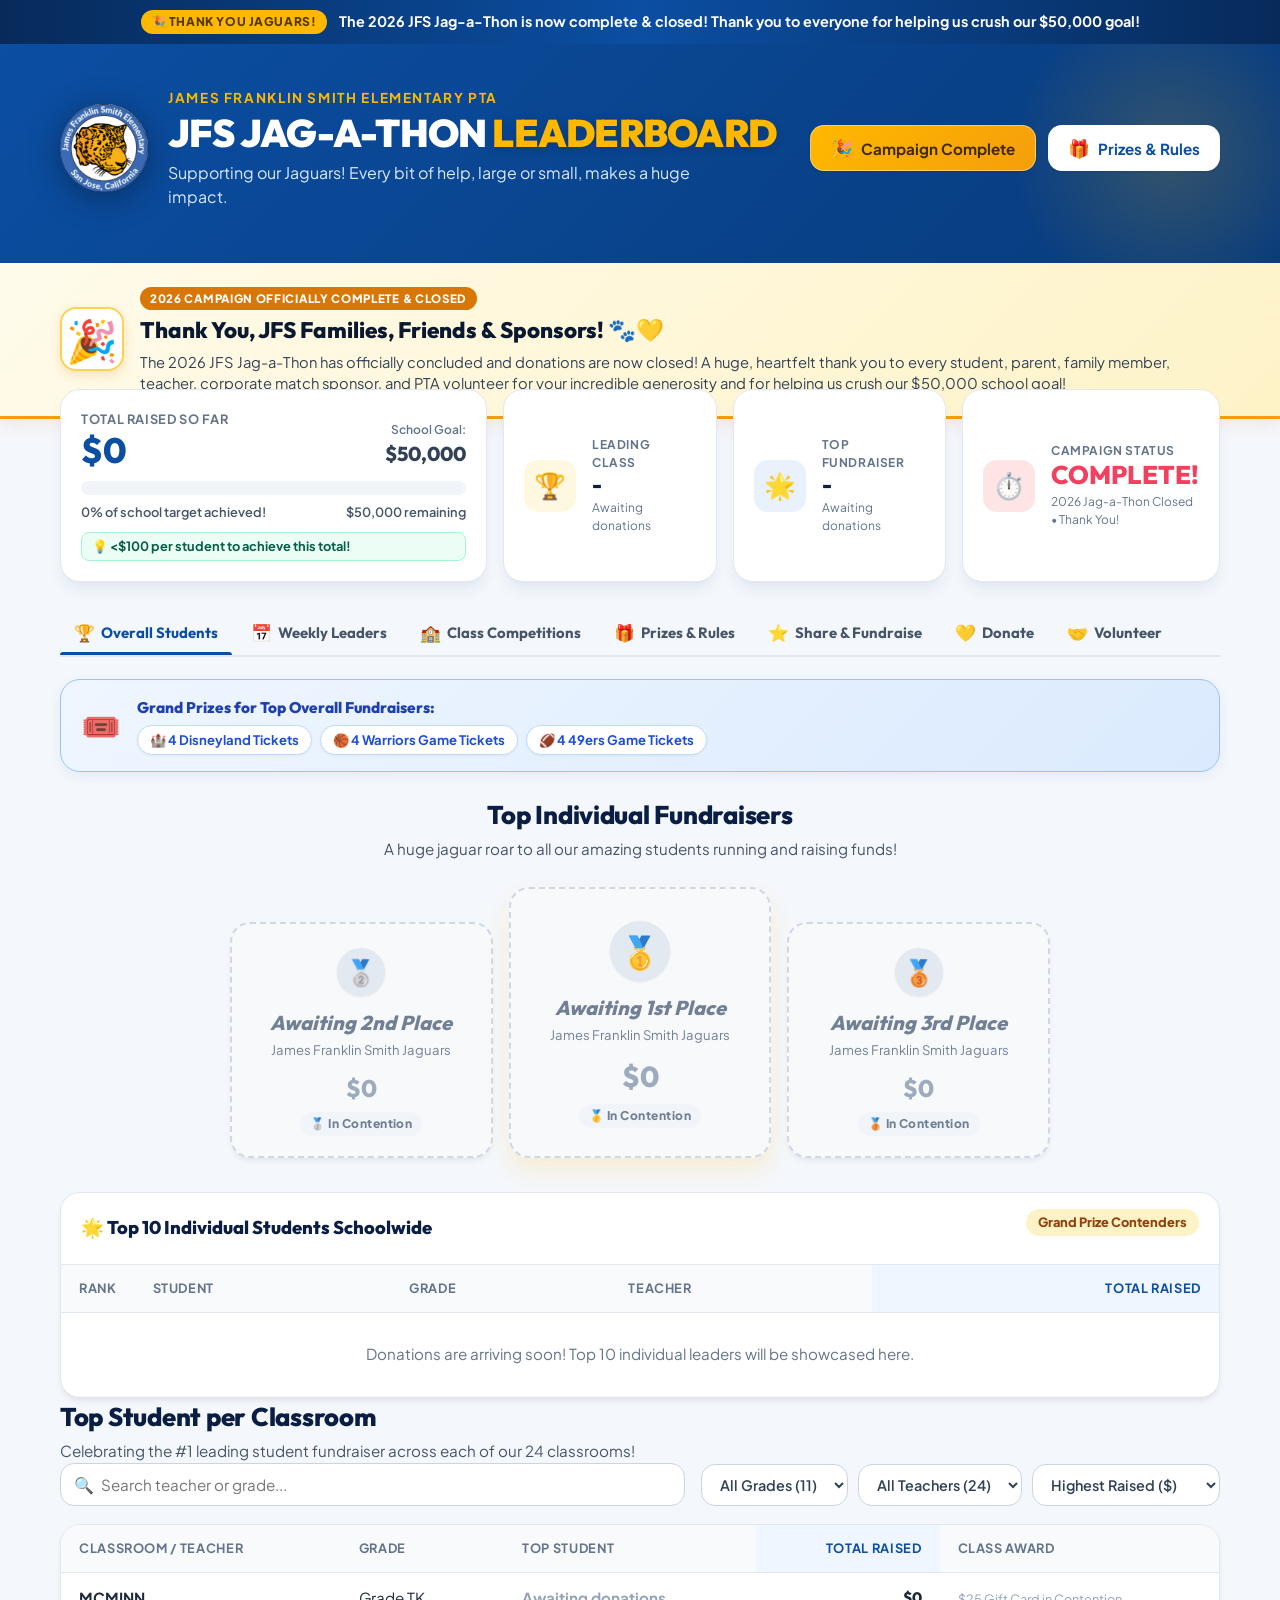
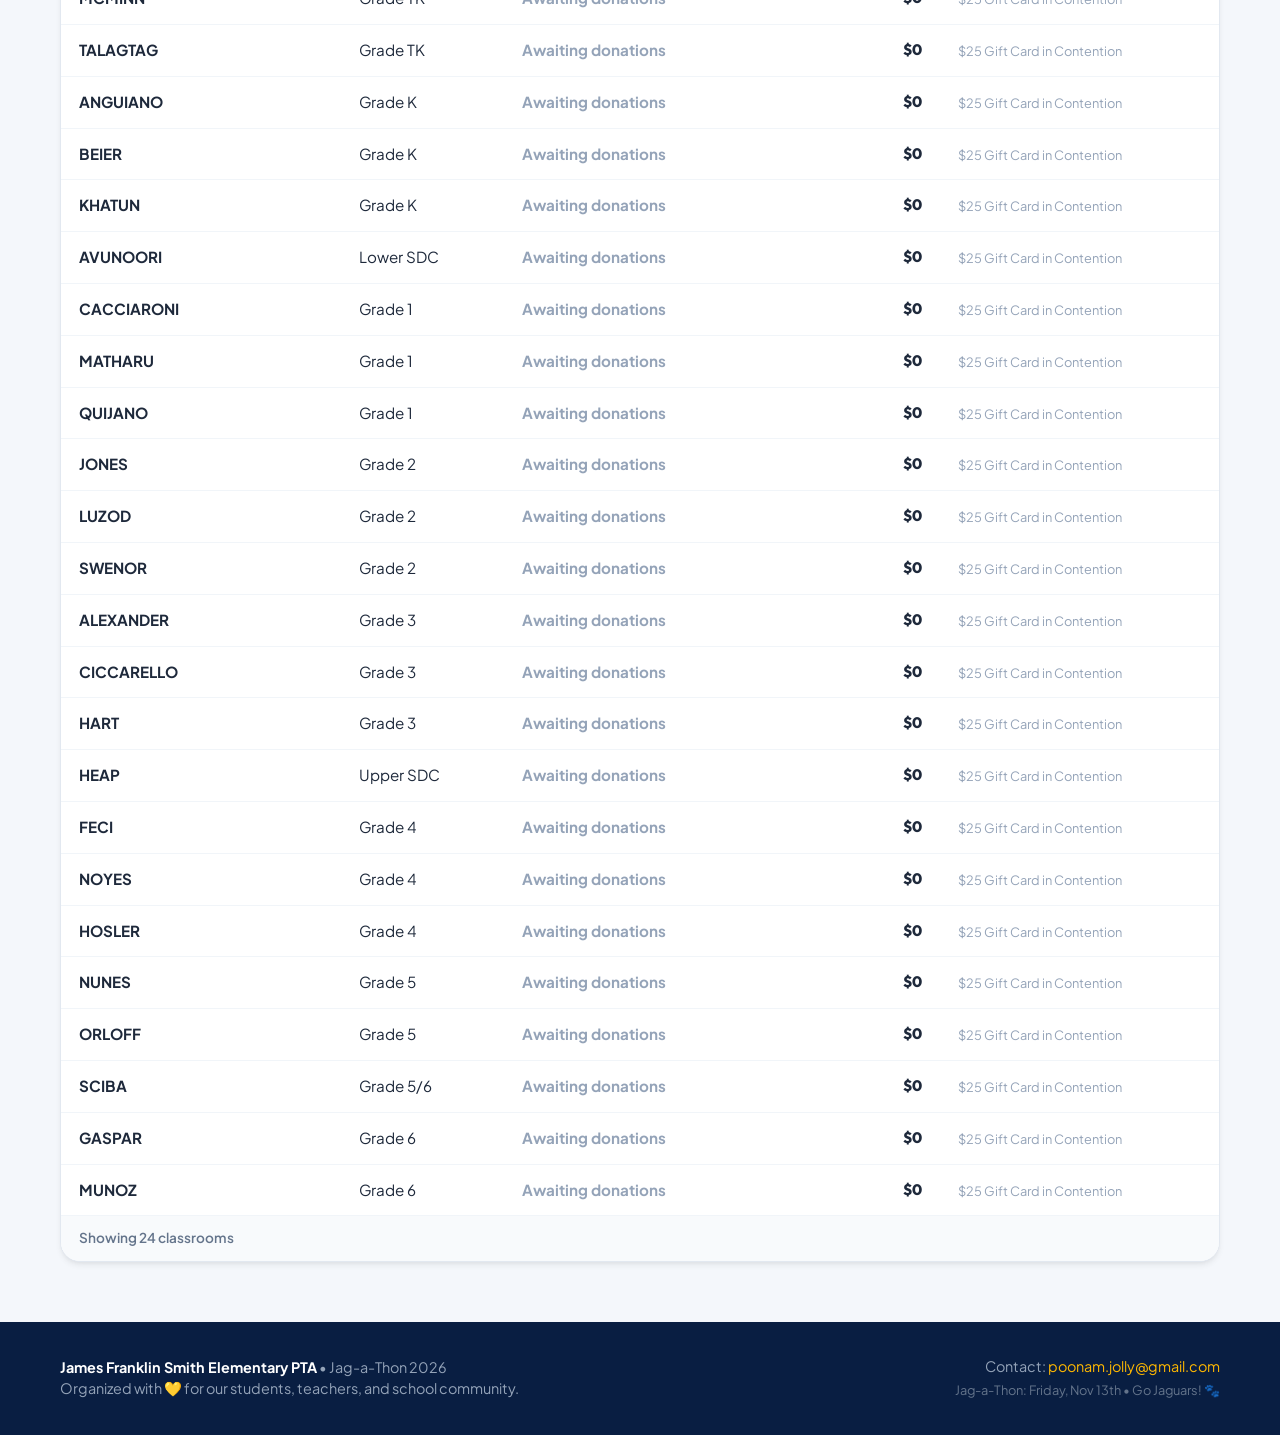
<file: index.html>
<!DOCTYPE html>
<html lang="en">
<head>
  <meta charset="UTF-8">
  <meta name="viewport" content="width=device-width, initial-scale=1.0">
  <title>JFS PTA Jag-a-Thon Leaderboard | James Franklin Smith Elementary</title>
  <meta name="description" content="Live donation leaderboard, class rankings, and weekly stats for the James Franklin Smith (JFS) Elementary PTA Jag-a-Thon.">
  <link rel="icon" type="image/png" href="jfs-logo.png">
  <link rel="apple-touch-icon" href="jfs-logo.png">
  <link rel="preconnect" href="https://fonts.googleapis.com">
  <link rel="preconnect" href="https://fonts.gstatic.com" crossorigin>
  <link href="https://fonts.googleapis.com/css2?family=Outfit:wght@400;600;700;800;900&family=Plus+Jakarta+Sans:wght@400;500;600;700&display=swap" rel="stylesheet">
  <link rel="stylesheet" href="styles.css">

  <!-- Google tag (gtag.js) -->
  <script async src="https://www.googletagmanager.com/gtag/js?id=G-BKT1B70E1E"></script>
  <script>
    window.dataLayer = window.dataLayer || [];
    function gtag(){dataLayer.push(arguments);}
    gtag('js', new Date());

    gtag('config', 'G-BKT1B70E1E');
  </script>
</head>
<body>

  <!-- Top Announcement Bar -->
  <aside class="announcement-bar">
    <div class="container bar-content" id="announcementBarContent">
      <span class="badge pulse-badge">🐾 GO JAGUARS!</span>
      <span><strong>JFS Jag-a-Thon on Friday, Nov 13th!</strong></span>
      <a href="#donate" class="bar-link" onclick="switchTab('donate')">Donate Now &rarr;</a>
    </div>
  </aside>

  <!-- Hero & School Header -->
  <header class="hero-header">
    <div class="container hero-container">
      <div class="hero-brand">
        <div class="brand-crest" title="James Franklin Smith Elementary Jaguars">
          <img src="jfs-logo.png" alt="James Franklin Smith Elementary Jaguars Logo" class="brand-logo-img">
        </div>
        <div class="brand-text">
          <div class="sub-label">James Franklin Smith Elementary PTA</div>
          <h1 class="main-title">JFS JAG-A-THON <span>LEADERBOARD</span></h1>
          <p class="tagline">Supporting our Jaguars! Every bit of help, large or small, makes a huge impact.</p>
        </div>
      </div>

      <div class="hero-actions">
        <button class="btn btn-primary" id="heroDonateBtn" onclick="switchTab('donate')">
          <span class="btn-icon">💛</span> Donate Now
        </button>
        <button class="btn btn-secondary" onclick="switchTab('prizes')">
          <span class="btn-icon">🎁</span> Prizes & Rules
        </button>
      </div>
    </div>
  </header>

  <!-- Campaign Complete & Closed Celebration Banner (Auto-activates at 3:15 PM on Nov 13) -->
  <section id="campaignClosedBanner" style="display: none; background: linear-gradient(135deg, #fffbeb 0%, #fef3c7 100%); border-bottom: 3px solid #f59e0b; padding: 22px 0; box-shadow: 0 4px 15px rgba(217, 119, 6, 0.12);">
    <div class="container" style="display: flex; align-items: center; justify-content: space-between; gap: 20px; flex-wrap: wrap;">
      <div style="display: flex; align-items: center; gap: 16px; flex: 1; min-width: 280px;">
        <div style="font-size: 2.6rem; line-height: 1; background: #fff; width: 64px; height: 64px; border-radius: 16px; display: flex; align-items: center; justify-content: center; box-shadow: 0 4px 12px rgba(217, 119, 6, 0.18); border: 2px solid #fcd34d; flex-shrink: 0;">🎉</div>
        <div>
          <div style="display: inline-block; background: #d97706; color: #fff; font-size: 0.72rem; font-weight: 800; text-transform: uppercase; letter-spacing: 0.06em; padding: 3px 10px; border-radius: 20px; margin-bottom: 4px;">2026 Campaign Officially Complete &amp; Closed</div>
          <h2 style="font-family: 'Outfit', sans-serif; font-size: 1.4rem; font-weight: 800; color: #0a192f; margin: 0 0 4px 0;">Thank You, JFS Families, Friends &amp; Sponsors! 🐾💛</h2>
          <p style="margin: 0; font-size: 0.92rem; color: #334155; line-height: 1.45;">
            The 2026 JFS Jag-a-Thon has officially concluded and donations are now closed! A huge, heartfelt thank you to every student, parent, family member, teacher, corporate match sponsor, and PTA volunteer for your incredible generosity and for helping us crush our $50,000 school goal!
          </p>
        </div>
      </div>
    </div>
  </section>

  <!-- Main Campaign Stats Banner -->
  <section class="stats-ribbon">
    <div class="container ribbon-grid">
      <!-- Thermometer Progress -->
      <div class="ribbon-card goal-card">
        <div class="card-header-flex">
          <div>
            <div class="card-caption">Total Raised So Far</div>
            <div class="stat-highlight" id="totalRaisedText">$0</div>
          </div>
          <div class="goal-target-wrap">
            <span class="target-label">School Goal:</span>
            <span class="target-amount" id="schoolGoalText">$50,000</span>
          </div>
        </div>

        <div class="progress-bar-container">
          <div class="progress-bar-fill" id="goalProgressBar" style="width: 0%;">
            <div class="progress-shimmer"></div>
          </div>
        </div>
        <div class="progress-meta">
          <span id="percentGoalText">0% of target reached</span>
          <span id="amountRemainingText">$50,000 remaining</span>
        </div>
        <div class="goal-subnote">💡 &lt;$100 per student to achieve this total!</div>
      </div>

      <!-- Quick Metrics -->
      <div class="ribbon-card metric-card">
        <div class="metric-icon gold">🏆</div>
        <div>
          <div class="metric-label">Leading Class</div>
          <div class="metric-value" id="leadingClassText">-</div>
          <div class="metric-sub" id="leadingClassSub">-</div>
        </div>
      </div>

      <div class="ribbon-card metric-card">
        <div class="metric-icon blue">🌟</div>
        <div>
          <div class="metric-label">Top Fundraiser</div>
          <div class="metric-value" id="topStudentText">-</div>
          <div class="metric-sub" id="topStudentSub">-</div>
        </div>
      </div>

      <div class="ribbon-card metric-card">
        <div class="metric-icon coral">⏱️</div>
        <div>
          <div class="metric-label">Countdown</div>
          <div class="metric-value countdown-digits" id="countdownDaysText">--</div>
          <div class="metric-sub">Until Big Run Day (Nov 13)</div>
        </div>
      </div>
    </div>
  </section>

  <!-- Main Application Wrapper -->
  <main class="container main-content">

    <!-- Navigation Tabs -->
    <nav class="tabs-nav" aria-label="Leaderboard views">
      <button class="tab-btn active" id="tabBtn-overall" onclick="switchTab('overall')">
        <span class="tab-emoji">🏆</span> Overall Students
      </button>
      <button class="tab-btn" id="tabBtn-weekly" onclick="switchTab('weekly')">
        <span class="tab-emoji">📅</span> Weekly Leaders
      </button>
      <button class="tab-btn" id="tabBtn-classes" onclick="switchTab('classes')">
        <span class="tab-emoji">🏫</span> Class Competitions
      </button>
      <button class="tab-btn" id="tabBtn-prizes" onclick="switchTab('prizes')">
        <span class="tab-emoji">🎁</span> Prizes &amp; Rules
      </button>
      <button class="tab-btn" id="tabBtn-share" onclick="switchTab('share')">
        <span class="tab-emoji">⭐</span> Share &amp; Fundraise
      </button>
      <button class="tab-btn" id="tabBtn-donate" onclick="switchTab('donate')">
        <span class="tab-emoji">💛</span> Donate
      </button>
      <button class="tab-btn" id="tabBtn-volunteer" onclick="switchTab('volunteer')">
        <span class="tab-emoji">🤝</span> Volunteer
      </button>
    </nav>

    <!-- TAB 1: OVERALL INDIVIDUAL LEADERS -->
    <section id="tabContent-overall" class="tab-panel active">
      <!-- Grand Prizes Callout Ribbon -->
      <div class="grand-prizes-ribbon">
        <div class="grand-prizes-icon">🎟️</div>
        <div class="grand-prizes-copy">
          <div class="grand-prizes-title">Grand Prizes for Top Overall Fundraisers:</div>
          <div class="grand-prizes-list">
            <span class="prize-pill">🏰 4 Disneyland Tickets</span>
            <span class="prize-pill">🏀 4 Warriors Game Tickets</span>
            <span class="prize-pill">🏈 4 49ers Game Tickets</span>
          </div>
        </div>
      </div>

      <!-- Podium for Top 3 -->
      <div class="podium-section">
        <h2 class="section-title">Top Individual Fundraisers</h2>
        <p class="section-subtitle">A huge jaguar roar to all our amazing students running and raising funds!</p>
        
        <div class="podium-wrapper" id="individualPodium">
          <!-- Dynamically populated 2nd, 1st, 3rd -->
        </div>
      </div>

      <!-- Top 10 Overall Students Table -->
      <div class="table-card mb-8">
        <div class="card-heading-row">
          <h3 class="card-inner-title">🌟 Top 10 Individual Students Schoolwide</h3>
          <span class="badge badge-gold">Grand Prize Contenders</span>
        </div>
        <div class="table-responsive">
          <table class="data-table" id="top10Table">
            <thead>
              <tr>
                <th style="width: 70px;">Rank</th>
                <th>Student</th>
                <th>Grade</th>
                <th>Teacher</th>
                <th class="num-col highlight-head">Total Raised</th>
              </tr>
            </thead>
            <tbody id="top10TableBody">
              <!-- Dynamically populated Top 10 -->
            </tbody>
          </table>
        </div>
      </div>

      <!-- Top Student Per Classroom Section (Replacing Full Records) -->
      <div class="classroom-top-students-section">
        <div class="classes-header-wrap">
          <div>
            <h3 class="section-title">Top Student per Classroom</h3>
            <p class="section-subtitle">Celebrating the #1 leading student fundraiser across each of our 24 classrooms!</p>
          </div>
        </div>

        <!-- Controls: Search & Grade/Teacher Filters -->
        <div class="controls-toolbar">
          <div class="search-box">
            <span class="search-icon">🔍</span>
            <input type="text" id="classTopSearchInput" placeholder="Search teacher or grade..." title="Search by teacher or grade" aria-label="Search by teacher or grade" oninput="filterClassTopStudents()">
          </div>

          <div class="filter-group">
            <label for="gradeFilterSelect" class="sr-only">Filter by Grade</label>
            <select id="gradeFilterSelect" onchange="onGradeFilterChange()">
              <option value="ALL">All Grades</option>
            </select>

            <label for="teacherFilterSelect" class="sr-only">Filter by Teacher</label>
            <select id="teacherFilterSelect" onchange="onTeacherFilterChange()">
              <option value="ALL">All Teachers</option>
            </select>

            <label for="sortOrderSelect" class="sr-only">Sort by</label>
            <select id="sortOrderSelect" onchange="filterClassTopStudents()">
              <option value="total_desc">Highest Raised ($)</option>
              <option value="teacher_asc">Teacher Name (A-Z)</option>
              <option value="grade_asc">Grade Order</option>
            </select>
          </div>
        </div>

        <!-- Table View: Top Student per Classroom -->
        <div class="table-card">
          <div class="table-responsive">
            <table class="data-table" id="classTopTable">
              <thead>
                <tr>
                  <th>Classroom / Teacher</th>
                  <th>Grade</th>
                  <th>Top Student</th>
                  <th class="num-col highlight-head">Total Raised</th>
                  <th>Class Award</th>
                </tr>
              </thead>
              <tbody id="classTopTableBody">
                <!-- Dynamically Populated with 24 Class Top Students -->
              </tbody>
            </table>
          </div>
          <div class="table-footer" id="classTopTableFooter">
            Showing <span id="visibleClassTopCount">24</span> classrooms
          </div>
        </div>
      </div>
    </section>


    <!-- TAB 2: WEEKLY LEADERS -->
    <section id="tabContent-weekly" class="tab-panel">
      <div class="weekly-header">
        <div>
          <h2 class="section-title">Weekly Sprint Leaders</h2>
          <p class="section-subtitle">Tracking weekly momentum across each stage of our 4-week Jag-a-Thon campaign!</p>
        </div>

        <!-- Week Sub Tabs -->
        <div class="week-pills" role="tablist">
          <button class="pill-btn active" id="weekPill-1" onclick="selectWeeklyTab(1)">Week 1: Oct 19 - 23</button>
          <button class="pill-btn" id="weekPill-2" onclick="selectWeeklyTab(2)">Week 2: Oct 24 - 30</button>
          <button class="pill-btn" id="weekPill-3" onclick="selectWeeklyTab(3)">Week 3: Oct 31 - Nov 6</button>
          <button class="pill-btn" id="weekPill-4" onclick="selectWeeklyTab(4)">Week 4: Nov 7 - 13</button>
        </div>
      </div>

      <!-- Active Week Spotlight Grid (Individual + Classroom) -->
      <div class="weekly-spotlights-grid">
        <div class="week-spotlight-card" id="weekSpotlightCard">
          <!-- Dynamically Populated Student Leader -->
        </div>
        <div class="week-spotlight-card weekly-classroom-spotlight" id="weekClassSpotlightCard">
          <!-- Dynamically Populated Classroom Leader -->
        </div>
      </div>

      <!-- Top Weekly Table -->
      <div class="table-card mt-6">
        <div class="card-heading-row">
          <h3 class="card-inner-title" id="weeklyTableTitle">Top Fundraisers for Week 1</h3>
          <span class="badge badge-light" id="weeklyTotalRaisedBadge">$0 Raised This Week</span>
        </div>
        <div class="table-responsive">
          <table class="data-table">
            <thead>
              <tr>
                <th style="width: 70px;">Rank</th>
                <th>Student</th>
                <th>Grade</th>
                <th>Teacher</th>
                <th class="num-col highlight-head" id="weeklyColHead">Week 1 Amount</th>
              </tr>
            </thead>
            <tbody id="weeklyTableBody">
              <!-- Dynamically Populated -->
            </tbody>
          </table>
        </div>
      </div>
    </section>


    <!-- TAB 3: 100% PARTICIPATION, TEACHER, & GRADE COMPETITIONS -->
    <section id="tabContent-classes" class="tab-panel">
      <div class="classes-header-wrap">
        <div>
          <h2 class="section-title">100% Participation, Teacher, &amp; Grade Competitions</h2>
          <p class="section-subtitle">Classroom and grade level contests!</p>
        </div>
      </div>

      <!-- SECTION 1: 100% PARTICIPATION LEADERBOARD -->
      <div class="participation-breakdown-card">
        <div class="participation-contest-banner">
          <div class="contest-icon">🍕</div>
          <div class="contest-info">
            <div class="contest-title">
              <strong>100% Participation Contest:</strong> The first classroom to reach 100% participation wins a <strong>Class Pizza Party + $100 Teacher Gift Card</strong>!
            </div>
            <div class="contest-subtext">Every student who receives at least 1 donation counts toward class participation!</div>
          </div>
        </div>

        <h3 class="card-inner-title mt-4">Top Classrooms Contending for 100% Participation</h3>
        <div class="participation-grid" id="participationLeaderboardGrid">
          <!-- Dynamically populated top 3-5 contending classrooms -->
        </div>
      </div>

      <!-- SECTION 2: GRADE LEVEL LEADERBOARD -->
      <div class="grade-breakdown-card">
        <h3 class="card-inner-title">Grade Level Leaderboard</h3>
        <div class="grade-bars-grid" id="gradeBarsGrid">
          <!-- Dynamically populated -->
        </div>
      </div>

      <!-- SECTION 3: CLASSROOM LEADERBOARD -->
      <div class="classroom-leaderboard-section">
        <h3 class="section-divider-title">Classroom Leaderboard</h3>
        <div class="classroom-contest-banner" id="classroomContestBanner">
          <!-- Dynamically populated with Cal Academy field trip callout and leader -->
        </div>

        <!-- Class Cards Grid (Dynamically ranked, top 3 numbered) -->
        <div class="classes-grid" id="classesGrid">
          <!-- Dynamically populated -->
        </div>
      </div>
    </section>


    <!-- TAB 4: PRIZES & GUIDELINES -->
    <section id="tabContent-prizes" class="tab-panel">
      <div class="prizes-page-container">
        
        <!-- Grand Highlights Banner -->
        <div class="prizes-hero-banner">
          <div class="prizes-hero-copy">
            <h2>Jag-a-Thon Prizes</h2>
            <p>Every dollar raised supports student STEM, arts, library books, and campus enhancement. Check out the incredible rewards our Jaguars are running for!</p>
          </div>
          <div class="prizes-hero-badge">
            <span class="big-prize-emoji">🎁</span>
          </div>
        </div>

        <!-- Grand Event Rewards Grid -->
        <h3 class="section-divider-title">🌟 Grand Event Rewards</h3>
        <div class="grand-prizes-grid">
          
          <div class="prize-card feature-prize">
            <div class="prize-card-badge">🎢 Top 3 Fundraisers Overall</div>
            <div class="prize-icon">🏰</div>
            <h4>Disneyland or Pro Sports Tickets</h4>
            <p>Top 3 individual fundraisers school-wide get a waterfall choice: 4 Tickets to Disneyland, Golden State Warriors game, or SF 49ers game!</p>
          </div>

          <div class="prize-card">
            <div class="prize-card-badge">🔬 #1 Class in School</div>
            <div class="prize-icon">🏛️</div>
            <h4>Cal Academy of Sciences Field Trip</h4>
            <p>The top fundraising classroom in the entire school earns a class field trip to the <strong>California Academy of Sciences</strong>!</p>
          </div>

          <div class="prize-card highlight-card">
            <div class="prize-card-badge">🍕 First to 100% Participation</div>
            <div class="prize-icon">🍕</div>
            <h4>Class Pizza Party + $100 Teacher Card</h4>
            <p>The first classroom to get to 100% participation wins a Class Pizza Party and the teacher gets a $100 gift card!</p>
          </div>

          <div class="prize-card">
            <div class="prize-card-badge">🎬 #1 Grade Level</div>
            <div class="prize-icon">🍿</div>
            <h4>Pizza + Treats Movie Night in the MPR!</h4>
            <p>The top fundraising grade level in the school earns an evening Pizza + Treats Movie Night in the MPR!</p>
          </div>

          <div class="prize-card">
            <div class="prize-card-badge">🚲 Weekly Top Individual</div>
            <div class="prize-icon">🚲</div>
            <h4>Brand New Bike or Scooter</h4>
            <p>Awarded on Mondays to the top individual fundraiser of last week!</p>
          </div>

          <div class="prize-card">
            <div class="prize-card-badge">🧁 Weekly Top Classroom</div>
            <div class="prize-icon">🧁</div>
            <h4>Class Treats + $100 Teacher Card</h4>
            <p>Awarded on Mondays to the top earning classroom of last week!</p>
          </div>

          <div class="prize-card">
            <div class="prize-card-badge">🎽 Top 3 Lap Runners</div>
            <div class="prize-icon">🎽</div>
            <h4>Bay Area Sports Merch</h4>
            <p>Top 3 lap runners on event day win their choice of Golden State Warriors or SF 49ers team gear!</p>
          </div>

          <div class="prize-card">
            <div class="prize-card-badge">👕 Every Participant</div>
            <div class="prize-icon">👕</div>
            <h4>Official Jag-a-Thon T-Shirt</h4>
            <p>All participating students and runners receive an official school Jag-a-Thon t-shirt!</p>
            <p class="text-xs text-gray-500 mt-2"><em>*Subject to final PTA budget review prior to kickoff.</em></p>
          </div>

        </div>

        <!-- Guidelines & Rules -->
        <h3 class="section-divider-title">📋 Campaign Guidelines &amp; Important Deadlines</h3>
        <div class="guidelines-card-grid">

          <div class="guideline-card">
            <div class="guideline-icon">⏰</div>
            <div class="guideline-content">
              <h4>Weekly Challenge Cutoff</h4>
              <p>Weekly sprint challenges (online) cut off at <strong>4:00 PM each week</strong> on Friday.</p>
            </div>
          </div>

          <div class="guideline-card">
            <div class="guideline-icon">📝</div>
            <div class="guideline-content">
              <h4>Check Donations</h4>
              <p>Check donations must be submitted to the school office by <strong>Friday at 2:00 PM</strong> to count towards the current week’s tally.</p>
            </div>
          </div>

          <div class="guideline-card highlight-match">
            <div class="guideline-icon">🏢</div>
            <div class="guideline-content">
              <h4>Corporate Matching (100% Counted!)</h4>
              <p>Corporate employer matches (Apple, Google, Cisco, Intel, Adobe, etc.) <strong>are included in student and class totals!</strong></p>
              <p class="mt-2">1. Submit your match to <strong>JFS PTA</strong>.</p>
              <p>2. Email your match contribution receipt to <strong>Mugdha</strong> at <a href="mailto:muggikale@gmail.com" class="text-link">muggikale@gmail.com</a>.</p>
              <p class="mt-2 text-sm text-gray-500"><em>Emails must be received by 9:00 AM on Friday to count in that week's total. Final deadline for all corporate matches is Friday, Nov 13th at 9:00 AM.</em></p>
            </div>
          </div>

          <div class="guideline-card">
            <div class="guideline-icon">📦</div>
            <div class="guideline-content">
              <h4>Prize Distribution Timeline</h4>
              <p>Small individual weekly prizes (tchotchkes) will be distributed weekly in classrooms. Grand prizes (weekly and overall) will be awarded at the end of the jag-a-thon. All class- and grade-wide experiences will be scheduled with teachers and administrators after the jag-a-thon concludes (we appreciate your patience as parent volunteers catch their breaths!).</p>
            </div>
          </div>

          <div class="guideline-card highlight-sponsor">
            <div class="guideline-icon">🤝</div>
            <div class="guideline-content">
              <h4>Questions &amp; Prize Sponsorship</h4>
              <p>We are looking for parents and volunteers to sponsor our incredible prizes this year! For all inquiries (attributing donations, prize tracking, or sponsorship) please contact <strong>Poonam Sidhu</strong> (<a href="mailto:poonam.jolly@gmail.com" class="text-link">poonam.jolly@gmail.com</a>).</p>
            </div>
          </div>

        </div>

      </div>
    </section>

    <!-- TAB 5: SHARE & FUNDRAISE (STUDENT PLEDGE KIT) -->
    <section id="tabContent-share" class="tab-panel">
      <div class="share-kit-container">
        
        <!-- Hero Banner -->
        <div class="prizes-hero-banner">
          <div class="prizes-hero-copy">
            <h2>⭐ Student Digital Share Card</h2>
            <p>Generate a custom, downloadable image to share with your family &amp; friends with QR Code linking to the donation page.</p>
          </div>
          <div class="prizes-hero-badge">
            <span class="big-prize-emoji">📲</span>
          </div>
        </div>

        <div class="share-kit-grid">
          <!-- Generator Form Card -->
          <div class="share-form-card">
            <div class="card-heading-row">
              <h3 class="card-inner-title">📝 Enter Student Details</h3>
            </div>
            <p class="text-sm text-gray-500 mb-4">Enter your student's name and choose their teacher. No room number needed!</p>

            <form id="shareKitForm" onsubmit="event.preventDefault(); generateShareKit();">
              <div class="form-group mb-4">
                <label for="shareStudentName" class="form-label">Student First &amp; Last Name *</label>
                <input type="text" id="shareStudentName" class="form-input" placeholder="First &amp; Last Name" required>
              </div>

              <div class="form-group mb-4">
                <label for="shareTeacherSelect" class="form-label">Teacher *</label>
                <select id="shareTeacherSelect" class="form-select" required>
                  <option value="">Select Teacher...</option>
                </select>
              </div>

              <div class="form-actions mt-5 pt-2">
                <button type="submit" class="btn btn-primary btn-lg btn-block generate-card-btn">
                  ✨ Generate Digital Card &amp; QR Code
                </button>
              </div>
            </form>
          </div>

          <!-- Output Preview & Download Area -->
          <div id="shareResultsArea" class="share-results-area" style="display: none;">
            
            <!-- Digital Card Preview & Download -->
            <div class="share-card-container">
              <div class="card-heading-row">
                <div>
                  <h3 class="card-inner-title">📱 Your Custom Jag-a-Thon Card</h3>
                  <p class="text-sm text-gray-500">Includes student details, JFS artwork, website URL, and a scannable QR code linking straight to Zeffy!</p>
                </div>
                <button type="button" class="btn download-btn-sm" onclick="downloadPledgeCard()">
                  📥 Download Card (.PNG)
                </button>
              </div>

              <div class="canvas-preview-wrapper mt-4">
                <canvas id="pledgeCardCanvas" class="pledge-card-canvas"></canvas>
              </div>
            </div>

          </div>
        </div>

      </div>
    </section>

    <!-- TAB 6: DONATE PAGE -->
    <section id="tabContent-donate" class="tab-panel">
      <!-- Campaign Closed State (Shown after 3:15 PM on Nov 13) -->
      <div id="donateClosedContainer" style="display: none; max-width: 760px; margin: 20px auto; text-align: center; background: #ffffff; border: 2px solid #fcd34d; border-radius: 20px; padding: 48px 32px; box-shadow: 0 12px 32px rgba(10, 25, 47, 0.08);">
        <div style="font-size: 3.5rem; margin-bottom: 16px;">🎉🐾💛</div>
        <span class="badge badge-gold" style="margin-bottom: 12px; display: inline-block;">2026 Campaign Complete &amp; Closed</span>
        <h2 style="font-family: 'Outfit', sans-serif; font-size: 2rem; font-weight: 800; color: #0a192f; margin-bottom: 14px;">The 2026 JFS Jag-a-Thon is Now Closed!</h2>
        <p style="font-size: 1.05rem; color: #334155; line-height: 1.65; margin-bottom: 20px;">
          Thank you so much to all of our wonderful <strong>students, parents, families, grandparents, friends, teachers, corporate match sponsors, and PTA volunteers</strong>! Because of your incredible support and generosity, we officially crushed our $50,000 school fundraising goal!
        </p>
        <p style="font-size: 0.95rem; color: #475569; background: #f8fafc; padding: 16px 20px; border-radius: 12px; border: 1px solid #e2e8f0; margin-bottom: 24px;">
          Online donations are now closed as we finalize all student and classroom prize tallies. Every dollar raised goes directly toward STEM &amp; Arts programs, classroom supplies, student enrichment, and campus enhancements at James Franklin Smith Elementary!
        </p>
        <button class="btn btn-primary" onclick="switchTab('overall')">
          🏆 View Final Leaderboard Standings
        </button>
      </div>

      <div class="donate-container" id="donateOpenContainer">

        <div class="donate-header-card">
          <div class="donate-copy">
            <span class="badge badge-gold">🐾 100% Goes To Our Students &amp; School</span>
            <h2>Support the JFS PTA Jag-a-Thon</h2>
            <p>Your generous contribution funds STEM and Arts programs, student enrichment, classroom materials, teacher support, campus enhancement, and more throughout the academic year.</p>
            
            <div class="donate-quick-actions">
              <a id="externalDonationBtn" href="https://www.zeffy.com/en-US/donation-form/jfs-pta-jag-a-thon-fundraiser" target="_blank" rel="noopener noreferrer" class="btn btn-primary btn-lg">
                <span>💛</span> Open Official Donation Page in New Tab &rarr;
              </a>
              <button class="btn btn-secondary" onclick="copyDonationLink()">
                <span>📋</span> Copy Donation Link
              </button>
            </div>
            <p class="small-hint">💡 Pro-tip: Many employers (Apple, Google, Cisco, Intel, Adobe, etc.) provide 100% corporate matching for JFS PTA donations through platforms like Benevity! Submit your match request today and share with <strong>Mugdha (<a href="mailto:muggikale@gmail.com" style="color:inherit; text-decoration:underline;">muggikale@gmail.com</a>)</strong> to count towards your student’s total.</p>
          </div>

          <div class="donate-qr-box">
            <div class="qr-scan-label">📱 Scan to Donate</div>
            <img src="jfs-zeffy-qr.png" alt="Scan to donate via Zeffy" class="qr-image">
          </div>
        </div>

        <!-- Embedded Portal / Zeffy Container -->
        <div class="iframe-container-card">
          <div class="iframe-top-bar">
            <div class="browser-dots">
              <span class="dot dot-red"></span>
              <span class="dot dot-yellow"></span>
              <span class="dot dot-green"></span>
            </div>
            <div class="browser-address" id="iframeUrlDisplay">https://www.zeffy.com/en-US/donation-form/jfs-pta-jag-a-thon-fundraiser</div>
            <a id="iframePopoutBtn" href="https://www.zeffy.com/en-US/donation-form/jfs-pta-jag-a-thon-fundraiser" target="_blank" rel="noopener noreferrer" class="popout-link" title="Open in new window">
              Open Outside ↗
            </a>
          </div>

          <div class="iframe-wrapper zeffy-embed-wrapper" style="background: #ffffff; min-height: 620px; padding: 10px;">
            <div>
              <div data-zeffy-embed data-form-url="/embed/donation-form/jfs-pta-jag-a-thon-fundraiser"></div>
              <div data-zeffy-embed-fallback style="display:none;">
                <div style="position:relative;overflow:hidden;height:650px;width:100%;">
                  <iframe title='Donation form powered by Zeffy' style='position: absolute; border: 0; top:0;left:0;bottom:0;right:0;width:100%;height:100%' data-zeffy-embed-src='https://www.zeffy.com/embed/donation-form/jfs-pta-jag-a-thon-fundraiser' allowpaymentrequest allowTransparency="true"></iframe>
                </div>
              </div>
              <script
                src="https://www.zeffy.com/embed/v2/zeffy-embed.js"
                onerror="document.querySelectorAll('[data-zeffy-embed-fallback]').forEach(function(el){el.style.display='block';el.querySelectorAll('iframe[data-zeffy-embed-src]').forEach(function(f){f.src=f.getAttribute('data-zeffy-embed-src');});});">
              </script>
            </div>
          </div>
        </div>
      </div>
    </section>


    <!-- TAB 6: VOLUNTEER TAB -->
    <section id="tabContent-volunteer" class="tab-panel">
      <div class="volunteer-container">
        <div class="volunteer-hero-banner">
          <div class="volunteer-hero-copy">
            <span class="badge badge-gold">🐾 Volunteer With Us</span>
            <h2>Join the JFS Jag-a-Thon Volunteer Team!</h2>
            <p>It takes a wonderful community of parent and guardian volunteers to make Jag-a-Thon a safe, high-energy, and memorable day for all 580+ students. Join us on <strong>Friday, Nov 13th</strong>!</p>
            <div class="volunteer-hero-actions">
              <a href="https://forms.gle/8XA8oq5FmHDBwYHFA" target="_blank" rel="noopener noreferrer" class="btn btn-primary btn-lg">
                <span>📝</span> Open Volunteer Sign-Up Form &rarr;
              </a>
            </div>
          </div>
          <div class="volunteer-hero-badge">
            <span class="big-prize-emoji">🤝</span>
          </div>
        </div>

        <!-- Volunteer Roles Grid -->
        <h3 class="section-divider-title">🏃 How You Can Help On Event Day (Nov 13)</h3>
        <div class="volunteer-roles-grid">
          <div class="volunteer-role-card">
            <div class="role-icon">🏃</div>
            <h4>Lap Counters &amp; Track Marshals</h4>
            <p>Mark student bibs/wristbands as they complete laps around the track and cheer them on as they sprint!</p>
          </div>
          <div class="volunteer-role-card">
            <div class="role-icon">📣</div>
            <h4>Spirit Cheer Squad</h4>
            <p>Pump up the energy at the cheer tunnel with noisemakers, high-fives, and jaguar chants for each grade running!</p>
          </div>
          <div class="volunteer-role-card">
            <div class="role-icon">🍎</div>
            <h4>Hydration &amp; Snack Station</h4>
            <p>Hand out fresh fruit slices, cold water cups, and post-run refreshments to keep our runners fueled and happy!</p>
          </div>
          <div class="volunteer-role-card">
            <div class="role-icon">⏱️</div>
            <h4>Setup &amp; Teardown Crew</h4>
            <p>Help lay out cones, set up sound systems and shade canopies in the morning, or pack up equipment after the race.</p>
          </div>
        </div>

        <!-- Volunteer Form Iframe -->
        <div class="iframe-container-card mt-6">
          <div class="iframe-top-bar">
            <div class="browser-dots">
              <span class="dot dot-red"></span>
              <span class="dot dot-yellow"></span>
              <span class="dot dot-green"></span>
            </div>
            <div class="browser-address">https://forms.gle/8XA8oq5FmHDBwYHFA</div>
            <a href="https://forms.gle/8XA8oq5FmHDBwYHFA" target="_blank" rel="noopener noreferrer" class="popout-link" title="Open in new window">
              Open Form in New Tab ↗
            </a>
          </div>

          <div class="iframe-wrapper">
            <iframe id="volunteerIframe" src="https://docs.google.com/forms/d/e/1FAIpQLScKwthYPsAzpuebmTkiN0hehdbyq-8CDHC8Vmb2fpkRikZS8Q/viewform?embedded=true" title="JFS PTA Volunteer Sign-Up Form" loading="lazy"></iframe>
            <div class="iframe-footer-note">
              <span>Trouble loading the form inline?</span>
              <a href="https://forms.gle/8XA8oq5FmHDBwYHFA" target="_blank" rel="noopener noreferrer">
                Open directly in Google Forms &rarr;
              </a>
            </div>
          </div>
        </div>
      </div>
    </section>

  </main>

  <!-- Admin / Data Manager Modal -->
  <div class="modal-backdrop" id="adminModal" aria-hidden="true">
    <div class="modal-box" role="dialog" aria-modal="true" aria-labelledby="modalTitle">
      <div class="modal-header">
        <h3 id="modalTitle">⚙️ Jag-a-Thon Data & Settings Manager</h3>
        <button class="modal-close" onclick="closeAdminModal()" aria-label="Close modal">&times;</button>
      </div>

      <div class="modal-body">
        <div style="margin-bottom: 20px; background: #eff6ff; border: 1px solid #bfdbfe; border-radius: 8px; padding: 14px 18px; display: flex; justify-content: space-between; align-items: center; gap: 12px;">
          <div>
            <strong style="color: #1e3a8a; font-size: 0.95rem;">📊 Executive Analytics & Trends Dashboard</strong>
            <p style="margin: 2px 0 0; font-size: 0.82rem; color: #475569;">View fundraising velocity, peak donation hours, day-of-week stats, and strategic takeaways.</p>
          </div>
          <a href="/analytics" target="_blank" class="btn btn-primary btn-sm" style="white-space: nowrap; text-decoration: none; padding: 8px 16px;">
            Open Analytics ↗
          </a>
        </div>

        <div class="admin-notice">
          <strong>Tip for Organizers:</strong> You can upload a CSV exported from Google Sheets or Excel every week to refresh the leaderboard. All changes are saved instantly!
        </div>

        <!-- Section 1: CSV Upload & Download -->
        <div class="admin-section">
          <h4 class="admin-section-title">1. Weekly CSV Data Upload</h4>
          <p class="admin-desc">Upload a CSV containing your students and weekly donation totals.</p>

          <div class="upload-dropzone" id="csvDropzone">
            <span class="dropzone-icon">📁</span>
            <p><strong>Click to browse</strong> or drag & drop your CSV file here</p>
            <input type="file" id="csvFileInput" accept=".csv" onchange="handleCsvFile(event)">
          </div>

          <div class="admin-buttons-row">
            <button class="btn btn-outline btn-sm" onclick="downloadCsvTemplate()">
              📥 Download Sample CSV Template
            </button>
            <button class="btn btn-outline btn-sm" onclick="exportCurrentDataCsv()">
              📤 Export Current Data as CSV
            </button>
            <button class="btn btn-primary btn-sm" onclick="openShubhraReportModal()" style="background:#0b4ea2; color:white;">
              📋 Weekly Prize Report (Shubhra Format)
            </button>
          </div>
        </div>

        <!-- Section 2: Privacy & Campaign Settings -->
        <div class="admin-section">
          <h4 class="admin-section-title">2. Student Privacy & Display</h4>
          <div class="form-checkbox-row">
            <label class="switch">
              <input type="checkbox" id="privacyToggle" onchange="togglePrivacyMode()">
              <span class="slider round"></span>
            </label>
            <label for="privacyToggle" class="switch-label">
              <strong>Student Privacy Mode</strong> (Show <em>First Name + Last Initial</em>, e.g. "Maya S." instead of full name)
            </label>
          </div>
        </div>

        <!-- Section 3: Campaign Configuration -->
        <div class="admin-section">
          <h4 class="admin-section-title">3. Campaign Settings</h4>
          <div class="form-grid">
            <div class="form-field">
              <label for="goalAmountInput">School Goal Amount ($):</label>
              <input type="number" id="goalAmountInput" value="45000" min="1000" step="500">
            </div>
            <div class="form-field">
              <label for="donationUrlInput">Donation Page URL (link/iframe):</label>
              <input type="url" id="donationUrlInput" placeholder="https://forms.gle/8XA8oq5FmHDBwYHFA">
            </div>
          </div>
        </div>

        <!-- Section 4: Google Sheets Live Sync Option -->
        <div class="admin-section">
          <h4 class="admin-section-title">4. Automatic Google Sheets Live Sync (Optional)</h4>
          <p class="admin-desc">Want zero-upload weekly updates? Publish your Google Sheet to the web as CSV (<em>File &rarr; Share &rarr; Publish to web &rarr; CSV</em>) and paste the link below:</p>
          <div class="sync-input-row">
            <input type="url" id="googleSheetUrlInput" placeholder="https://docs.google.com/spreadsheets/d/e/.../pub?output=csv">
            <button class="btn btn-secondary btn-sm" onclick="syncFromGoogleSheets()">Sync Now</button>
          </div>
        </div>

        <!-- Section 5: Reset / Demo Data -->
        <div class="admin-section admin-danger-zone">
          <h4 class="admin-section-title">5. Reset Options</h4>
          <button class="btn btn-danger btn-sm" onclick="resetToDefaultData()">
            🗑️ Clear Local Data / Reset Leaderboard
          </button>
        </div>
      </div>

      <div class="modal-footer">
        <button class="btn btn-outline" onclick="closeAdminModal()">Close</button>
        <button class="btn btn-primary" onclick="saveAdminSettings()">Save All Settings</button>
      </div>
    </div>
  </div>

  <!-- Weekly Prize Report (Shubhra Format) Modal -->
  <div class="modal-backdrop" id="shubhraReportModal" aria-hidden="true" style="display:none; z-index: 10000;">
    <div class="modal-box" role="dialog" aria-modal="true" style="max-width: 1000px; width: 95%;">
      <div class="modal-header">
        <h3 style="display:flex; align-items:center; gap:8px;">
          📋 Weekly Prize Distribution Report <span style="font-size:0.75rem; background:#fef3c7; color:#b45309; padding:2px 8px; border-radius:12px; font-weight:700;">Shubhra Format</span>
        </h3>
        <button class="modal-close" onclick="closeShubhraReportModal()" aria-label="Close modal">&times;</button>
      </div>

      <div class="modal-body">
        <div style="display:flex; justify-content:space-between; align-items:center; flex-wrap:wrap; gap:12px; margin-bottom:16px; background:#f8fafc; padding:12px 16px; border-radius:8px; border:1px solid #e2e8f0;">
          <div style="display:flex; align-items:center; gap:10px;">
            <label for="shubhraWeekSelect" style="font-weight:700; font-size:0.9rem; color:#1e293b;">Select Week:</label>
            <select id="shubhraWeekSelect" onchange="renderShubhraReportInModal()" style="padding:6px 12px; border-radius:6px; border:1px solid #cbd5e1; font-weight:600; font-size:0.9rem;">
              <option value="4" selected>Week 4 (Final Sprint • Nov 6 - Nov 13)</option>
              <option value="3">Week 3 (Oct 30 - Nov 6)</option>
              <option value="2">Week 2 (Oct 24 - Oct 30)</option>
              <option value="1">Week 1 (Oct 12 - Oct 23)</option>
              <option value="cumulative">🏆 Cumulative (All 4 Weeks Combined)</option>
            </select>
          </div>
          <div style="display:flex; gap:8px;">
            <button class="btn btn-outline btn-sm" onclick="copyShubhraReportHtml()">
              📋 Copy for Google Docs
            </button>
            <button class="btn btn-primary btn-sm" onclick="printShubhraReport()">
              🖨️ Print / PDF
            </button>
          </div>
        </div>

        <div id="shubhraReportContainer" style="overflow-x:auto; background:white; padding:16px; border-radius:8px; border:1px solid #cbd5e1; max-height:65vh; overflow-y:auto;">
          <!-- Dynamically generated 2-column report -->
        </div>
      </div>

      <div class="modal-footer" style="display:flex; justify-content:space-between; align-items:center;">
        <span style="font-size:0.8rem; color:#64748b;">Tip: Use "Copy for Google Docs" to paste directly into Google Docs or Sheets with formatting intact.</span>
        <button class="btn btn-outline" onclick="closeShubhraReportModal()">Close</button>
      </div>
    </div>
  </div>

  <!-- Toast Notification Container -->
  <div id="toast" class="toast" role="status" aria-live="polite"></div>

  <!-- Footer -->
  <footer class="app-footer">
    <div class="container footer-content">
      <div class="footer-left">
        <p><strong>James Franklin Smith Elementary PTA</strong> &bull; Jag-a-Thon 2026</p>
        <p>Organized with 💛 for our students, teachers, and school community.</p>
      </div>
      <div class="footer-right">
        <p>Contact: <a href="mailto:poonam.jolly@gmail.com">poonam.jolly@gmail.com</a></p>
        <p class="footer-small">Jag-a-Thon: Friday, Nov 13th &bull; Go Jaguars! 🐾</p>
      </div>
    </div>
  </footer>

  <script src="qrcode.min.js"></script>
  <script src="app.js?v=20261110_1925"></script>
</body>
</html>
</file>
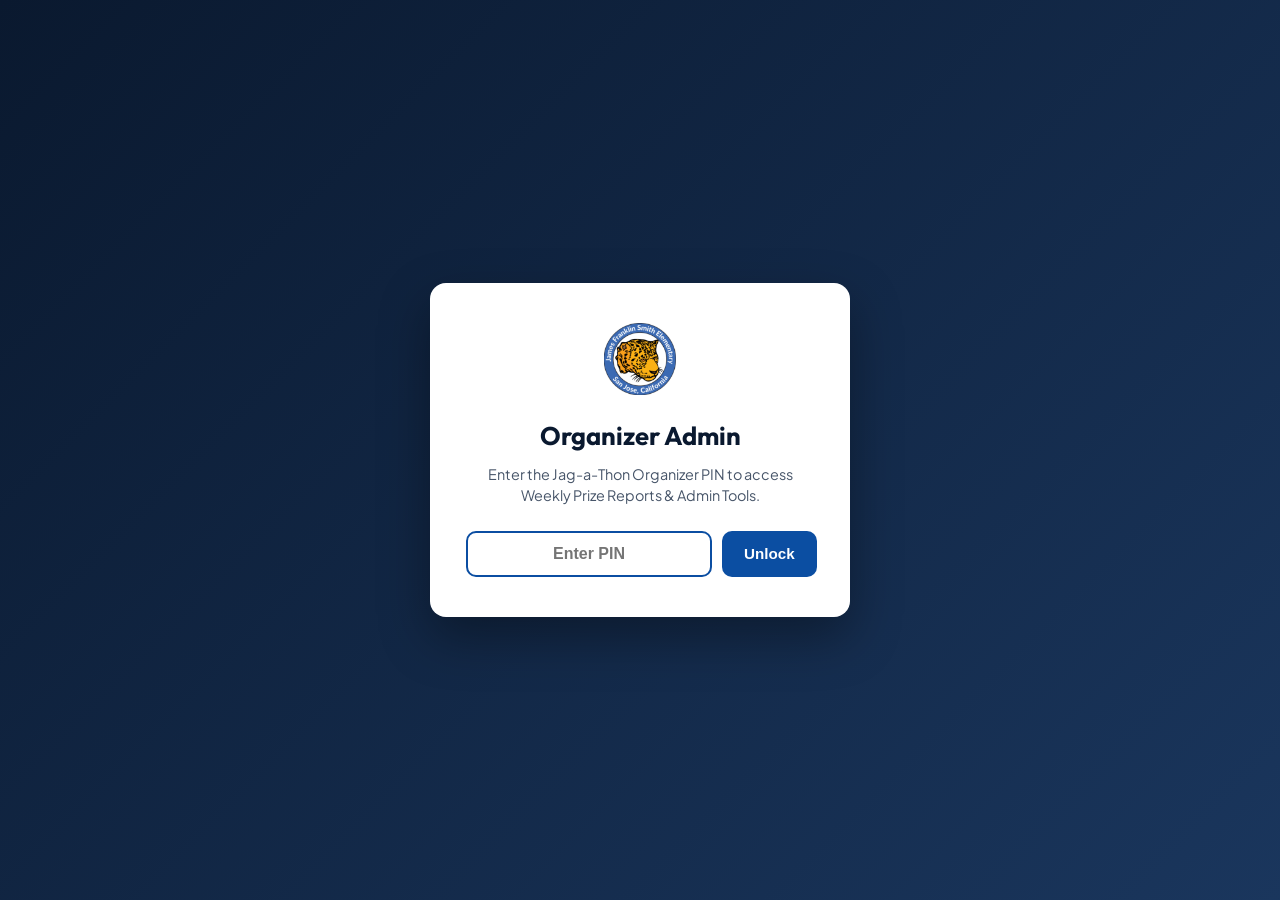
<file: admin.html>
<!DOCTYPE html>
<html lang="en">
<head>
  <meta charset="UTF-8">
  <meta name="viewport" content="width=device-width, initial-scale=1.0">
  <title>JFS Jag-a-Thon Organizer Admin & Prize Reports</title>
  <link rel="icon" type="image/png" href="/jfs-logo.png">
  <link rel="preconnect" href="https://fonts.googleapis.com">
  <link rel="preconnect" href="https://fonts.gstatic.com" crossorigin>
  <link href="https://fonts.googleapis.com/css2?family=Outfit:wght@400;600;700;800;900&family=Plus+Jakarta+Sans:wght@400;500;600;700&display=swap" rel="stylesheet">

  <!-- Google tag (gtag.js) -->
  <script async src="https://www.googletagmanager.com/gtag/js?id=G-BKT1B70E1E"></script>
  <script>
    window.dataLayer = window.dataLayer || [];
    function gtag(){dataLayer.push(arguments);}
    gtag('js', new Date());
    gtag('config', 'G-BKT1B70E1E');
  </script>

  <style>
    :root {
      --navy-900: #0a192f;
      --navy-800: #0f2744;
      --navy-700: #1a365d;
      --blue-600: #0b4ea2;
      --blue-500: #2563eb;
      --gold-500: #d97706;
      --gold-400: #f59e0b;
      --gold-100: #fef3c7;
      --gray-50: #f8fafc;
      --gray-100: #f1f5f9;
      --gray-200: #e2e8f0;
      --gray-300: #cbd5e1;
      --gray-600: #475569;
      --gray-800: #1e293b;
      --green-600: #16a34a;
      --radius-lg: 16px;
      --radius-md: 12px;
      --shadow: 0 4px 20px rgba(10, 25, 47, 0.07);
    }

    * { box-sizing: border-box; margin: 0; padding: 0; }

    body {
      font-family: 'Plus Jakarta Sans', -apple-system, BlinkMacSystemFont, sans-serif;
      background: var(--gray-50);
      color: var(--gray-800);
      line-height: 1.5;
    }

    /* AUTH OVERLAY */
    #authOverlay {
      position: fixed;
      inset: 0;
      background: linear-gradient(135deg, var(--navy-900) 0%, var(--navy-700) 100%);
      display: flex;
      align-items: center;
      justify-content: center;
      z-index: 9999;
      padding: 20px;
    }

    .auth-card {
      background: white;
      padding: 40px 36px;
      border-radius: var(--radius-lg);
      max-width: 420px;
      width: 100%;
      text-align: center;
      box-shadow: 0 20px 50px rgba(0,0,0,0.35);
    }

    .auth-card img {
      width: 72px;
      height: 72px;
      object-fit: contain;
      margin-bottom: 16px;
    }

    .auth-card h2 {
      font-family: 'Outfit', sans-serif;
      font-size: 1.6rem;
      color: var(--navy-900);
      margin-bottom: 8px;
    }

    .auth-card p {
      font-size: 0.9rem;
      color: var(--gray-600);
      margin-bottom: 24px;
    }

    .auth-input-group {
      display: flex;
      gap: 10px;
    }

    .auth-input {
      flex: 1;
      padding: 12px 16px;
      border: 2px solid var(--gray-200);
      border-radius: 10px;
      font-size: 1rem;
      font-weight: 600;
      text-align: center;
      outline: none;
    }

    .auth-input:focus { border-color: var(--blue-600); }

    .auth-btn {
      background: var(--blue-600);
      color: white;
      border: none;
      padding: 12px 22px;
      border-radius: 10px;
      font-weight: 700;
      cursor: pointer;
      font-size: 0.95rem;
    }

    .auth-btn:hover { background: var(--navy-800); }

    .auth-error {
      color: #dc2626;
      font-size: 0.85rem;
      font-weight: 600;
      margin-top: 12px;
      display: none;
    }

    /* HEADER */
    .top-header {
      background: linear-gradient(135deg, var(--navy-900) 0%, var(--navy-800) 100%);
      color: white;
      padding: 24px 0;
      border-bottom: 4px solid var(--gold-400);
    }

    .header-inner {
      max-width: 1280px;
      margin: 0 auto;
      padding: 0 24px;
      display: flex;
      justify-content: space-between;
      align-items: center;
      flex-wrap: wrap;
      gap: 16px;
    }

    .header-title-box {
      display: flex;
      align-items: center;
      gap: 16px;
    }

    .header-logo {
      width: 54px;
      height: 54px;
      border-radius: 12px;
      background: white;
      padding: 4px;
    }

    .header-title-box h1 {
      font-family: 'Outfit', sans-serif;
      font-size: 1.55rem;
      font-weight: 800;
    }

    .header-title-box p {
      color: #cbd5e1;
      font-size: 0.88rem;
    }

    .header-actions {
      display: flex;
      gap: 10px;
      flex-wrap: wrap;
    }

    .header-btn {
      background: rgba(255,255,255,0.12);
      color: white;
      text-decoration: none;
      padding: 9px 16px;
      border-radius: 8px;
      font-size: 0.85rem;
      font-weight: 600;
      border: 1px solid rgba(255,255,255,0.2);
      cursor: pointer;
      transition: background 0.15s;
    }

    .header-btn:hover { background: rgba(255,255,255,0.22); }
    .header-btn.gold { background: var(--gold-400); color: var(--navy-900); border-color: var(--gold-400); font-weight: 700; }

    /* CONTAINER */
    .container {
      max-width: 1280px;
      margin: 28px auto 60px;
      padding: 0 24px;
    }

    /* CONTROLS BAR */
    .controls-card {
      background: white;
      border-radius: var(--radius-lg);
      padding: 20px 24px;
      border: 1px solid var(--gray-200);
      box-shadow: var(--shadow);
      margin-bottom: 24px;
      display: flex;
      justify-content: space-between;
      align-items: center;
      flex-wrap: wrap;
      gap: 16px;
    }

    .controls-left {
      display: flex;
      align-items: center;
      gap: 12px;
      flex-wrap: wrap;
    }

    .controls-left label {
      font-family: 'Outfit', sans-serif;
      font-weight: 700;
      font-size: 1rem;
      color: var(--navy-900);
    }

    .week-select {
      padding: 10px 16px;
      border-radius: 10px;
      border: 2px solid var(--blue-600);
      font-size: 0.95rem;
      font-weight: 700;
      color: var(--navy-900);
      background: #eff6ff;
      cursor: pointer;
      outline: none;
    }

    .controls-right {
      display: flex;
      gap: 10px;
      flex-wrap: wrap;
    }

    .btn-action {
      padding: 10px 18px;
      border-radius: 10px;
      font-weight: 700;
      font-size: 0.88rem;
      cursor: pointer;
      border: 1px solid var(--gray-300);
      background: white;
      color: var(--gray-800);
      display: inline-flex;
      align-items: center;
      gap: 6px;
      transition: all 0.15s;
    }

    .btn-action:hover { background: var(--gray-100); }
    .btn-action.primary { background: var(--blue-600); color: white; border-color: var(--blue-600); }
    .btn-action.primary:hover { background: var(--navy-800); }
    .btn-action.success { background: var(--green-600); color: white; border-color: var(--green-600); }

    /* SUMMARY CARDS */
    .summary-grid {
      display: grid;
      grid-template-columns: repeat(auto-fit, minmax(220px, 1fr));
      gap: 16px;
      margin-bottom: 24px;
    }

    .summary-card {
      background: white;
      padding: 18px 20px;
      border-radius: var(--radius-md);
      border: 1px solid var(--gray-200);
      box-shadow: var(--shadow);
    }

    .summary-card.highlight {
      border-top: 4px solid var(--gold-500);
      background: #fffbeb;
    }

    .summary-label {
      font-size: 0.75rem;
      text-transform: uppercase;
      letter-spacing: 0.05em;
      color: var(--gray-600);
      font-weight: 700;
      margin-bottom: 4px;
    }

    .summary-val {
      font-family: 'Outfit', sans-serif;
      font-size: 1.5rem;
      font-weight: 800;
      color: var(--navy-900);
    }

    .summary-sub {
      font-size: 0.8rem;
      color: var(--gray-600);
      margin-top: 2px;
    }

    /* REPORT CARD */
    .report-card {
      background: white;
      border-radius: var(--radius-lg);
      padding: 28px;
      border: 1px solid var(--gray-200);
      box-shadow: var(--shadow);
    }

    .toast {
      position: fixed;
      bottom: 24px;
      right: 24px;
      background: var(--navy-900);
      color: white;
      padding: 12px 20px;
      border-radius: 10px;
      font-weight: 600;
      font-size: 0.9rem;
      box-shadow: 0 10px 30px rgba(0,0,0,0.25);
      display: none;
      z-index: 99999;
    }
  </style>
</head>
<body>

  <!-- PASSWORD AUTH OVERLAY -->
  <div id="authOverlay">
    <div class="auth-card">
      <img src="/jfs-logo.png" alt="JFS Logo">
      <h2>Organizer Admin</h2>
      <p>Enter the Jag-a-Thon Organizer PIN to access Weekly Prize Reports & Admin Tools.</p>
      <form onsubmit="handleAuth(event)">
        <div class="auth-input-group">
          <input type="password" id="pinInput" class="auth-input" placeholder="Enter PIN" autofocus autocomplete="off">
          <button type="submit" class="auth-btn">Unlock</button>
        </div>
        <div id="authError" class="auth-error">Incorrect PIN. Please try again.</div>
      </form>
    </div>
  </div>

  <!-- MAIN ADMIN APP -->
  <div id="adminApp" style="display:none;">
    <header class="top-header">
      <div class="header-inner">
        <div class="header-title-box">
          <img src="/jfs-logo.png" alt="JFS Logo" class="header-logo">
          <div>
            <h1>JFS Jag-a-Thon Organizer Admin & Prize Hub</h1>
            <p>Generate Weekly Prize Distribution Reports (Shubhra 2-Column Format)</p>
          </div>
        </div>
        <div class="header-actions">
          <a href="/analytics" class="header-btn gold">📊 Executive Analytics</a>
          <a href="/" class="header-btn">← Main Leaderboard</a>
          <button onclick="lockAdmin()" class="header-btn">🔒 Lock</button>
        </div>
      </div>
    </header>

    <main class="container">
      <!-- CONTROLS BAR -->
      <section class="controls-card">
        <div class="controls-left">
          <label>📅 Select Report:</label>
          <div style="display:flex; gap:6px; flex-wrap:wrap;" id="periodPills">
            <button class="btn-action" id="pill-Week 1" onclick="selectPeriod('Week 1')">Week 1</button>
            <button class="btn-action" id="pill-Week 2" onclick="selectPeriod('Week 2')">Week 2</button>
            <button class="btn-action" id="pill-Week 3" onclick="selectPeriod('Week 3')">Week 3</button>
            <button class="btn-action primary" id="pill-Week 4" onclick="selectPeriod('Week 4')">Week 4</button>
            <button class="btn-action" id="pill-Cumulative" onclick="selectPeriod('Cumulative')">🏆 Cumulative</button>
          </div>
          <input type="hidden" id="weekSelector" value="Week 4">
          <span id="syncStatusBadge" style="font-size:0.8rem; color:var(--green-600); font-weight:700; padding:4px 10px; background:#f0fdf4; border-radius:20px; border:1px solid #bbf7d0;">
            ● Synced Live with Google Sheet
          </span>
        </div>

        <div class="controls-right">
          <button class="btn-action" onclick="fetchLiveSheetData()">
            🔄 Refresh Sheet Data
          </button>
          <button class="btn-action success" onclick="copyReportForDocs()">
            📋 Copy for Google Docs
          </button>
          <button class="btn-action primary" onclick="printReport()">
            🖨️ Print / Save PDF
          </button>
        </div>
      </section>

      <!-- SUMMARY STATS FOR SELECTED PERIOD -->
      <section class="summary-grid" id="periodSummaryGrid">
        <!-- Populated dynamically -->
      </section>

      <!-- 2-COLUMN SHUBHRA FORMAT REPORT -->
      <section class="report-card">
        <div id="reportOutputContainer">
          <p style="text-align:center; padding:40px; color:var(--gray-600);">Loading live donation data from Google Sheets...</p>
        </div>
      </section>
    </main>
  </div>

  <div id="toast" class="toast"></div>

  <script>
    const AUTH_PIN = "1113";
    const SHEET_CSV_URL = "https://docs.google.com/spreadsheets/d/e/2PACX-1vQu-eBhkVNZJ2Tl4QlanuCBO-a1bCy9rZMfuCg6O_uU7udBcWnIgeKlrsiJTe-kS_Um5PoLYCJ_EFfv/pub?gid=0&single=true&output=csv";

    const JFS_ROSTER = {
      "K-A1": { teacher: "MCMINN", grade: "TK" },
      "A-4":  { teacher: "TALAGTAG", grade: "TK" },
      "K-3":  { teacher: "ANGUIANO", grade: "K" },
      "K-1":  { teacher: "BEIER", grade: "K" },
      "K-2":  { teacher: "KHATUN", grade: "K" },
      "B-15": { teacher: "AVUNOORI", grade: "Lower SDC" },
      "B-7":  { teacher: "CACCIARONI", grade: "1" },
      "B-8":  { teacher: "MATHARU", grade: "1" },
      "B-9":  { teacher: "QUIJANO", grade: "1" },
      "B-5":  { teacher: "JONES", grade: "2" },
      "B-11": { teacher: "LUZOD", grade: "2" },
      "B-6":  { teacher: "SWENOR", grade: "2" },
      "A-5":  { teacher: "ALEXANDER", grade: "3" },
      "A-3":  { teacher: "CICCARELLO", grade: "3" },
      "A-2":  { teacher: "HART", grade: "3" },
      "B-13": { teacher: "HEAP", grade: "Upper SDC" },
      "C-1":  { teacher: "FECI", grade: "4" },
      "C-2":  { teacher: "NOYES", grade: "4" },
      "C-4":  { teacher: "HOSLER", grade: "4" },
      "C-7":  { teacher: "NUNES", grade: "5" },
      "C-5":  { teacher: "ORLOFF", grade: "5" },
      "A-8":  { teacher: "SCIBA", grade: "5/6" },
      "A-9":  { teacher: "GASPAR", grade: "6" },
      "A-10": { teacher: "MUNOZ", grade: "6" }
    };

    const SPRINT_CUTOFFS = {
      w1: new Date(2026, 9, 23, 17, 30, 0).getTime(),
      w2: new Date(2026, 9, 30, 18, 5, 0).getTime(),
      w3: new Date(2026, 10, 6, 17, 5, 0).getTime(),
      w4: new Date(2026, 10, 13, 16, 0, 0).getTime()
    };

    const STUDENT_ALIASES = {
      'evanaleah a': 'Evanaleah Alvarez',
      'evanaleah a.': 'Evanaleah Alvarez',
      'evannaleah alvarez': 'Evanaleah Alvarez',
      'olivia bslasire': 'Olivia Balasire'
    };

    let rawTransactions = [];

    function checkAuth() {
      if (sessionStorage.getItem('jfs_analytics_auth') === 'true' || sessionStorage.getItem('jfs_admin_session') === 'true') {
        document.getElementById('authOverlay').style.display = 'none';
        document.getElementById('adminApp').style.display = 'block';
        fetchLiveSheetData();
      } else {
        document.getElementById('authOverlay').style.display = 'flex';
        document.getElementById('adminApp').style.display = 'none';
      }
    }

    function handleAuth(e) {
      e.preventDefault();
      const val = document.getElementById('pinInput').value.trim();
      if (val === AUTH_PIN || val.toLowerCase() === 'jaguar') {
        sessionStorage.setItem('jfs_analytics_auth', 'true');
        sessionStorage.setItem('jfs_admin_session', 'true');
        document.getElementById('authOverlay').style.display = 'none';
        document.getElementById('adminApp').style.display = 'block';
        fetchLiveSheetData();
      } else {
        document.getElementById('authError').style.display = 'block';
      }
    }

    function lockAdmin() {
      sessionStorage.removeItem('jfs_analytics_auth');
      sessionStorage.removeItem('jfs_admin_session');
      checkAuth();
    }

    function showToast(msg) {
      const t = document.getElementById('toast');
      t.textContent = msg;
      t.style.display = 'block';
      setTimeout(() => { t.style.display = 'none'; }, 3200);
    }

    function selectPeriod(p) {
      document.getElementById('weekSelector').value = p;
      const pills = document.querySelectorAll('#periodPills button');
      pills.forEach(btn => {
        if (btn.id === 'pill-' + p) {
          btn.classList.add('primary');
        } else {
          btn.classList.remove('primary');
        }
      });
      renderReport();
    }

    function splitCsvRow(line) {
      const res = [];
      let cur = '', inQuotes = false;
      for (let i = 0; i < line.length; i++) {
        const ch = line[i];
        if (ch === '"') {
          if (inQuotes && line[i+1] === '"') { cur += '"'; i++; }
          else { inQuotes = !inQuotes; }
        } else if (ch === ',' && !inQuotes) {
          res.push(cur);
          cur = '';
        } else {
          cur += ch;
        }
      }
      res.push(cur);
      return res;
    }

    function cleanStudentName(raw) {
      if (!raw) return '';
      let s = String(raw).trim().replace(/\s+/g, ' ');
      const lower = s.toLowerCase();
      if (STUDENT_ALIASES[lower]) return STUDENT_ALIASES[lower];
      return s.split(' ').map(w => w.charAt(0).toUpperCase() + w.slice(1).toLowerCase()).join(' ');
    }

    function findCanonicalClass(rawTeacher) {
      if (!rawTeacher) return { teacher: 'General', grade: 'General', room: '' };
      const t = String(rawTeacher).trim().toUpperCase();
      for (const [room, info] of Object.entries(JFS_ROSTER)) {
        if (t === room.toUpperCase() || t === info.teacher.toUpperCase() || t.includes(info.teacher.toUpperCase()) || info.teacher.toUpperCase().includes(t)) {
          return { teacher: info.teacher, grade: info.grade, room: room };
        }
      }
      return { teacher: rawTeacher, grade: 'General', room: '' };
    }

    function parseSheetDate(str) {
      if (!str) return null;
      const s = String(str).trim();
      const iso = s.match(/^(\d{4})-(\d{2})-(\d{2})(?:[T\s](\d{1,2}):(\d{2}))?/);
      if (iso) {
        return new Date(parseInt(iso[1],10), parseInt(iso[2],10)-1, parseInt(iso[3],10), iso[4]?parseInt(iso[4],10):0, iso[5]?parseInt(iso[5],10):0, 0);
      }
      const d = new Date(s);
      return isNaN(d.getTime()) ? null : d;
    }

    function getWeekForDate(dt) {
      if (!dt) return "Week 4";
      const t = dt.getTime();
      if (t <= SPRINT_CUTOFFS.w1) return "Week 1";
      if (t <= SPRINT_CUTOFFS.w2) return "Week 2";
      if (t <= SPRINT_CUTOFFS.w3) return "Week 3";
      return "Week 4";
    }

    async function fetchLiveSheetData() {
      const badge = document.getElementById('syncStatusBadge');
      if (badge) badge.textContent = '⏳ Fetching latest Google Sheet data...';
      try {
        const resp = await fetch(SHEET_CSV_URL + '&_t=' + Date.now());
        const csvText = await resp.text();
        const lines = csvText.split(/\r?\n/).filter(l => l.trim().length > 0);
        if (lines.length < 2) return;

        const headers = splitCsvRow(lines[0]).map(h => h.trim().toLowerCase());
        const dateIdx = headers.findIndex(h => h.includes('date'));
        const amtIdx = headers.findIndex(h => h.includes('amount') || h.includes('$'));
        const nameIdx = headers.findIndex(h => h.includes('student'));
        const teacherIdx = headers.findIndex(h => h.includes('teacher') || h.includes('room'));

        rawTransactions = [];
        for (let i = 1; i < lines.length; i++) {
          const cols = splitCsvRow(lines[i]);
          const amt = parseFloat(String(cols[amtIdx] || '0').replace(/[^0-9.-]/g, '')) || 0;
          const name = cleanStudentName(cols[nameIdx]);
          if (!name || amt <= 0) continue;
          const dt = parseSheetDate(cols[dateIdx]);
          const cls = findCanonicalClass(cols[teacherIdx]);

          rawTransactions.push({
            date: dt,
            week: getWeekForDate(dt),
            amount: amt,
            name: name,
            teacher: cls.teacher,
            grade: cls.grade,
            room: cls.room
          });
        }

        if (badge) {
          const nowStr = new Date().toLocaleTimeString([], { hour: '2-digit', minute: '2-digit' });
          badge.textContent = `● Live (${rawTransactions.length} donations synced at ${nowStr})`;
        }
        renderReport();
      } catch (err) {
        console.error('Failed to fetch sheet:', err);
        if (badge) badge.textContent = '⚠️ Error fetching live sheet';
      }
    }

    function renderReport() {
      const period = document.getElementById('weekSelector').value;
      const studentMap = {};
      const classTotals = {};

      rawTransactions.forEach(tx => {
        if (period !== 'Cumulative' && tx.week !== period) return;

        if (!studentMap[tx.name]) {
          studentMap[tx.name] = {
            name: tx.name,
            teacher: tx.teacher,
            grade: tx.grade,
            room: tx.room,
            total: 0
          };
        }
        studentMap[tx.name].total += tx.amount;

        if (tx.teacher && tx.teacher !== 'General') {
          classTotals[tx.teacher] = (classTotals[tx.teacher] || 0) + tx.amount;
        }
      });

      const eligible = Object.values(studentMap).filter(s => s.total >= 1);
      eligible.sort((a, b) => b.total - a.total);

      const isLowerGrade = (g) => {
        const lower = String(g || '').toLowerCase();
        return lower.includes('tk') || lower === 'k' || lower === '1' || lower === '2' || lower.includes('lower');
      };

      const formatGradeLabel = (g) => {
        const str = String(g || '').trim();
        if (str.toUpperCase() === 'TK') return 'TK';
        if (str.toUpperCase() === 'K') return 'Kindergarten';
        if (str.toUpperCase() === 'LOWER SDC') return 'Lower SDC';
        if (str.toUpperCase() === 'UPPER SDC') return 'Upper SDC';
        if (str.includes('/')) return `Grade ${str}`;
        if (/^\d+$/.test(str)) return `Grade ${str}`;
        return str;
      };

      const GRADE_ORDER = ["TK", "K", "1", "2", "Lower SDC", "3", "Upper SDC", "4", "5", "5/6", "6"];
      const getGradeWeight = (g) => {
        const idx = GRADE_ORDER.indexOf(String(g));
        return idx !== -1 ? idx : 999;
      };

      const tiers = [
        {
          num: 1,
          min: 1,
          max: 24.999,
          rangeLower: "$1.00+",
          rangeUpper: "$1+",
          lowerPrize: "(Pencil, Bookmark, or Stickers)",
          upperPrize: "(Pencil, Bookmark, or Wristband)"
        },
        {
          num: 2,
          min: 25,
          max: 99.999,
          rangeLower: "$25.00+",
          rangeUpper: "$25+",
          lowerPrize: "(Transformer + Pen) or Mouth organ?",
          upperPrize: "(Colorful Wooden Puzzle)"
        },
        {
          num: 3,
          min: 100,
          max: 9999999,
          rangeLower: "$100.00+",
          rangeUpper: "$100+",
          lowerPrize: "(Grand Tchotchke / High-Tier Prize)",
          upperPrize: "(Grand Tchotchke / High-Tier Prize)"
        }
      ];

      // Top Student & Top Class for Summary Cards
      const topStudent = eligible[0] || null;
      const sortedClasses = Object.entries(classTotals).sort((a, b) => b[1] - a[1]);
      const topClass = sortedClasses[0] || null;
      const periodTotal = eligible.reduce((s, x) => s + x.total, 0);

      const t1Count = eligible.filter(s => s.total >= 1 && s.total < 25).length;
      const t2Count = eligible.filter(s => s.total >= 25 && s.total < 100).length;
      const t3Count = eligible.filter(s => s.total >= 100).length;

      document.getElementById('periodSummaryGrid').innerHTML = `
        <div class="summary-card">
          <div class="summary-label">${period} Total Raised</div>
          <div class="summary-val" style="color:var(--blue-600);">$${periodTotal.toLocaleString('en-US', {minimumFractionDigits:2})}</div>
          <div class="summary-sub">${eligible.length} students earning prizes</div>
        </div>
        <div class="summary-card">
          <div class="summary-label">Tchotchke Breakdown</div>
          <div class="summary-val">${t1Count} / ${t2Count} / ${t3Count}</div>
          <div class="summary-sub">Tier 1 ($1+) &bull; Tier 2 ($25+) &bull; Tier 3 ($100+)</div>
        </div>
        <div class="summary-card highlight">
          <div class="summary-label">🏆 ${period} Top Student</div>
          <div class="summary-val" style="font-size:1.25rem;">${topStudent ? topStudent.name : '—'}</div>
          <div class="summary-sub">${topStudent ? `$${topStudent.total.toFixed(2)} • ${topStudent.teacher} (Room ${topStudent.room})` : 'No donations'}</div>
        </div>
        <div class="summary-card highlight">
          <div class="summary-label">🏫 ${period} Top Classroom</div>
          <div class="summary-val" style="font-size:1.25rem;">${topClass ? topClass[0] : '—'}</div>
          <div class="summary-sub">${topClass ? `$${topClass[1].toLocaleString('en-US', {minimumFractionDigits:2})} raised in ${period}` : 'No donations'}</div>
        </div>
      `;

      function buildClassHtml(studentList) {
        if (studentList.length === 0) {
          return '<p style="color:#94a3b8; font-style:italic; margin:8px 0;">No students in this tier</p>';
        }

        const classMap = {};
        studentList.forEach(s => {
          const key = `${s.grade}__${s.teacher}__${s.room || ''}`;
          if (!classMap[key]) {
            classMap[key] = { grade: s.grade, teacher: s.teacher, room: s.room, students: [] };
          }
          classMap[key].students.push(s);
        });

        const sortedCls = Object.values(classMap).sort((a, b) => {
          const gwA = getGradeWeight(a.grade);
          const gwB = getGradeWeight(b.grade);
          if (gwA !== gwB) return gwA - gwB;
          return a.teacher.localeCompare(b.teacher);
        });

        let html = '<div style="font-family: Arial, sans-serif; font-size: 0.92rem; line-height: 1.55; color: #1e293b;">';
        sortedCls.forEach(c => {
          const gLabel = formatGradeLabel(c.grade);
          const roomLabel = c.room ? ` &bull; Room ${c.room}` : '';
          html += `<div style="margin-top: 12px; font-weight: 700; color: #000;">&bull; ${c.teacher} (${gLabel}${roomLabel}):</div>`;
          html += '<ol style="margin: 2px 0 8px 26px; padding-left: 0;">';

          c.students.sort((a, b) => a.name.localeCompare(b.name));
          c.students.forEach(s => {
            html += `<li style="margin: 2px 0;">${s.name} ($${s.total.toFixed(2)})</li>`;
          });
          html += '</ol>';
        });
        html += '</div>';
        return html;
      }

      let tableHtml = `
        <table id="shubhraReportTable" style="width: 100%; border-collapse: collapse; border: 2px solid #000; font-family: Arial, sans-serif; background: #fff;">
      `;

      tiers.forEach(t => {
        const lowerStudents = eligible.filter(s => s.total >= t.min && s.total <= t.max && isLowerGrade(s.grade));
        const upperStudents = eligible.filter(s => s.total >= t.min && s.total <= t.max && !isLowerGrade(s.grade));

        const lowerContent = buildClassHtml(lowerStudents);
        const upperContent = buildClassHtml(upperStudents);

        tableHtml += `
          <tr style="border-top: 2px solid #000;">
            <th style="width: 50%; padding: 10px 14px; text-align: left; vertical-align: top; border-right: 2px solid #000; border-bottom: 1px solid #000; background: #fff;">
              <span style="color: #1a73e8; font-size: 1.05rem; font-weight: 800; text-decoration: underline;">
                Tier ${t.num} &rArr; Lower Grade (${t.rangeLower}) &mdash; ${lowerStudents.length} Students
              </span>
            </th>
            <th style="width: 50%; padding: 10px 14px; text-align: left; vertical-align: top; border-bottom: 1px solid #000; background: #fff;">
              <span style="color: #1a73e8; font-size: 1.05rem; font-weight: 800; text-decoration: underline;">
                Tier ${t.num} &rArr; Upper Grade (${t.rangeUpper}) &mdash; ${upperStudents.length} Students
              </span>
            </th>
          </tr>

          <tr style="border-bottom: 2px solid #000;">
            <td style="width: 50%; padding: 6px 14px; font-weight: 700; font-size: 0.92rem; background: #fff59d; color: #000; border-right: 2px solid #000; border-bottom: 1px solid #000;">
              ${t.lowerPrize}
            </td>
            <td style="width: 50%; padding: 6px 14px; font-weight: 700; font-size: 0.92rem; background: #fff59d; color: #000; border-bottom: 1px solid #000;">
              ${t.upperPrize}
            </td>
          </tr>

          <tr style="border-bottom: 2px solid #000;">
            <td style="width: 50%; padding: 12px 16px; vertical-align: top; border-right: 2px solid #000;">
              ${lowerContent}
            </td>
            <td style="width: 50%; padding: 12px 16px; vertical-align: top;">
              ${upperContent}
            </td>
          </tr>
        `;
      });

      tableHtml += '</table>';
      document.getElementById('reportOutputContainer').innerHTML = tableHtml;
    }

    function copyReportForDocs() {
      const container = document.getElementById('reportOutputContainer');
      const period = document.getElementById('weekSelector').value;
      const range = document.createRange();
      range.selectNode(container);
      window.getSelection().removeAllRanges();
      window.getSelection().addRange(range);
      try {
        document.execCommand('copy');
        window.getSelection().removeAllRanges();
        showToast(`📋 Copied ${period} Prize Report! Paste directly into Google Docs.`);
      } catch (e) {
        navigator.clipboard.writeText(container.innerText).then(() => {
          showToast('📋 Copied report text to clipboard!');
        });
      }
    }

    function printReport() {
      const container = document.getElementById('reportOutputContainer');
      const period = document.getElementById('weekSelector').value;
      const win = window.open('', '_blank');
      win.document.write(`
        <!DOCTYPE html>
        <html>
        <head>
          <title>JFS Jag-a-Thon — ${period} Prize Report (Shubhra Format)</title>
          <style>
            body { font-family: Arial, sans-serif; padding: 20px; color: #000; margin: 0; }
            h2 { text-align: center; margin-bottom: 4px; font-size: 16pt; }
            p.sub { text-align: center; margin-top: 0; margin-bottom: 16px; font-size: 10pt; color: #475569; }
            table { width: 100%; border-collapse: collapse; border: 2px solid #000; }
            th, td { border: 1px solid #000; }
            @media print { @page { margin: 0.5in; size: portrait; } }
          </style>
        </head>
        <body>
          <h2>🐾 JFS Jag-a-Thon &mdash; Weekly Prize Report (${period})</h2>
          <p class="sub">Generated ${new Date().toLocaleString()}</p>
          ${container.innerHTML}
          <script>window.onload = function() { window.print(); }<\/script>
        </body>
        </html>
      `);
      win.document.close();
    }

    window.addEventListener('DOMContentLoaded', checkAuth);
  </script>
</body>
</html>
</file>
<file: styles.css>
/* ==========================================================
   JFS PTA JOG-A-THON LEADERBOARD STYLES
   Colors: Jaguar Royal Blue & Athletic Gold
   ========================================================== */

:root {
  --primary: #0b4ea2;
  --primary-dark: #073570;
  --primary-light: #e8f1fc;
  --primary-glow: rgba(11, 78, 162, 0.15);

  --accent-gold: #ffb800;
  --accent-gold-dark: #d99b00;
  --accent-gold-light: #fff8e1;

  --navy: #091e42;
  --gray-900: #0f172a;
  --gray-800: #1e293b;
  --gray-700: #334155;
  --gray-600: #475569;
  --gray-500: #64748b;
  --gray-400: #94a3b8;
  --gray-300: #cbd5e1;
  --gray-200: #e2e8f0;
  --gray-100: #f1f5f9;
  --gray-50:  #f8fafc;
  --white:    #ffffff;

  --success: #10b981;
  --coral:   #f43f5e;
  --radius-sm: 8px;
  --radius-md: 14px;
  --radius-lg: 20px;
  --radius-xl: 28px;

  --shadow-sm: 0 1px 3px rgba(0,0,0,0.06), 0 1px 2px rgba(0,0,0,0.04);
  --shadow-md: 0 4px 6px -1px rgba(0,0,0,0.07), 0 2px 4px -2px rgba(0,0,0,0.05);
  --shadow-lg: 0 10px 15px -3px rgba(11, 78, 162, 0.08), 0 4px 6px -4px rgba(0,0,0,0.04);
  --shadow-xl: 0 20px 25px -5px rgba(11, 78, 162, 0.12), 0 8px 10px -6px rgba(0,0,0,0.04);
}

*, *::before, *::after {
  box-sizing: border-box;
  margin: 0;
  padding: 0;
}

body {
  font-family: 'Plus Jakarta Sans', -apple-system, BlinkMacSystemFont, 'Segoe UI', Roboto, sans-serif;
  background-color: #f4f7fb;
  color: var(--gray-800);
  line-height: 1.5;
  -webkit-font-smoothing: antialiased;
}

.container {
  width: 100%;
  max-width: 1200px;
  margin: 0 auto;
  padding: 0 20px;
}

/* ==========================================================
   TOP ANNOUNCEMENT BAR
   ========================================================== */
.announcement-bar {
  background: linear-gradient(90deg, #072a5a, #0b4ea2, #072a5a);
  color: var(--white);
  padding: 10px 0;
  font-size: 0.9rem;
}

.bar-content {
  display: flex;
  align-items: center;
  justify-content: center;
  gap: 12px;
  flex-wrap: wrap;
  text-align: center;
}

.pulse-badge {
  background: var(--accent-gold);
  color: #523800;
  font-weight: 800;
  padding: 3px 10px;
  border-radius: 9999px;
  font-size: 0.75rem;
  letter-spacing: 0.05em;
  animation: pulse-glow 2s infinite;
}

@keyframes pulse-glow {
  0%, 100% { transform: scale(1); opacity: 1; }
  50% { transform: scale(1.05); opacity: 0.9; }
}

.bar-link {
  color: var(--accent-gold);
  font-weight: 700;
  text-decoration: none;
  transition: opacity 0.2s;
}
.bar-link:hover {
  text-decoration: underline;
  opacity: 0.9;
}

/* ==========================================================
   HERO HEADER
   ========================================================== */
.hero-header {
  background: linear-gradient(135deg, #0b4ea2 0%, #083b7c 100%);
  color: var(--white);
  padding: 44px 0 54px;
  position: relative;
  overflow: hidden;
}

.hero-header::before {
  content: "";
  position: absolute;
  top: -50px;
  right: -50px;
  width: 320px;
  height: 320px;
  background: radial-gradient(circle, rgba(255,184,0,0.18) 0%, rgba(255,184,0,0) 70%);
  border-radius: 50%;
  pointer-events: none;
}

.hero-container {
  display: flex;
  align-items: center;
  justify-content: space-between;
  gap: 30px;
  flex-wrap: wrap;
  position: relative;
  z-index: 1;
}

.hero-brand {
  display: flex;
  align-items: center;
  gap: 20px;
}

.brand-crest {
  position: relative;
  flex-shrink: 0;
  display: flex;
  align-items: center;
  justify-content: center;
  cursor: pointer;
  transition: transform 0.2s ease;
}

.brand-crest:hover {
  transform: scale(1.05);
}

.brand-logo-img {
  width: 88px;
  height: 88px;
  object-fit: contain;
  border-radius: 50%;
  filter: drop-shadow(0 6px 16px rgba(0, 0, 0, 0.35));
}

.sub-label {
  font-size: 0.85rem;
  font-weight: 700;
  text-transform: uppercase;
  letter-spacing: 0.12em;
  color: var(--accent-gold);
  margin-bottom: 4px;
}

.main-title {
  font-family: 'Outfit', sans-serif;
  font-size: 2.4rem;
  font-weight: 900;
  letter-spacing: -0.02em;
  line-height: 1.1;
}

.main-title span {
  color: var(--accent-gold);
  text-shadow: 0 2px 10px rgba(0,0,0,0.2);
}

.tagline {
  font-size: 1rem;
  color: #dbeafe;
  margin-top: 6px;
  max-width: 540px;
}

.hero-actions {
  display: flex;
  gap: 12px;
  flex-wrap: wrap;
}

/* ==========================================================
   BUTTONS
   ========================================================== */
.btn {
  display: inline-flex;
  align-items: center;
  justify-content: center;
  gap: 8px;
  padding: 11px 20px;
  font-size: 0.95rem;
  font-weight: 700;
  font-family: inherit;
  border-radius: var(--radius-md);
  border: none;
  cursor: pointer;
  text-decoration: none;
  transition: all 0.2s ease-in-out;
  box-shadow: var(--shadow-sm);
}

.btn-icon {
  font-size: 1.1rem;
}

.btn-primary {
  background: linear-gradient(135deg, var(--accent-gold) 0%, #f59e0b 100%);
  color: #3f2a00;
  border: 1px solid rgba(255,255,255,0.4);
}
.btn-primary:hover {
  transform: translateY(-2px);
  box-shadow: 0 6px 15px rgba(245, 158, 11, 0.4);
}

.btn-secondary {
  background: #ffffff;
  color: var(--primary);
}
.btn-secondary:hover {
  background: #f1f5f9;
  transform: translateY(-2px);
}

.btn-outline {
  background: rgba(255, 255, 255, 0.12);
  color: var(--white);
  border: 1px solid rgba(255, 255, 255, 0.35);
  backdrop-filter: blur(8px);
}
.btn-outline:hover {
  background: rgba(255, 255, 255, 0.22);
}

.btn-sm {
  padding: 7px 14px;
  font-size: 0.85rem;
}

.btn-lg {
  padding: 14px 28px;
  font-size: 1.05rem;
}

.btn-danger {
  background: #fee2e2;
  color: #b91c1c;
  border: 1px solid #fca5a5;
}
.btn-danger:hover {
  background: #fecaca;
}

/* ==========================================================
   STATS RIBBON
   ========================================================== */
.stats-ribbon {
  margin-top: -30px;
  position: relative;
  z-index: 2;
  margin-bottom: 30px;
}

.ribbon-grid {
  display: grid;
  grid-template-columns: 2fr 1fr 1fr 1fr;
  gap: 16px;
}

@media (max-width: 992px) {
  .ribbon-grid {
    grid-template-columns: 1fr 1fr;
  }
}

@media (max-width: 640px) {
  .brand-logo-img {
    width: 66px;
    height: 66px;
  }
  .ribbon-grid {
    grid-template-columns: 1fr;
  }
}

.ribbon-card {
  background: var(--white);
  padding: 20px;
  border-radius: var(--radius-lg);
  box-shadow: var(--shadow-lg);
  border: 1px solid var(--gray-200);
}

.goal-card {
  display: flex;
  flex-direction: column;
  justify-content: center;
}

.card-header-flex {
  display: flex;
  justify-content: space-between;
  align-items: flex-end;
  margin-bottom: 12px;
}

.card-caption {
  font-size: 0.8rem;
  font-weight: 700;
  text-transform: uppercase;
  color: var(--gray-500);
  letter-spacing: 0.05em;
}

.stat-highlight {
  font-family: 'Outfit', sans-serif;
  font-size: 2.2rem;
  font-weight: 800;
  color: var(--primary);
  line-height: 1;
  margin-top: 4px;
}

.goal-target-wrap {
  text-align: right;
}
.target-label {
  display: block;
  font-size: 0.75rem;
  color: var(--gray-500);
  font-weight: 600;
}
.target-amount {
  font-family: 'Outfit', sans-serif;
  font-size: 1.25rem;
  font-weight: 800;
  color: var(--gray-700);
}

.progress-bar-container {
  width: 100%;
  height: 14px;
  background: var(--gray-100);
  border-radius: 9999px;
  overflow: hidden;
  position: relative;
}

.progress-bar-fill {
  height: 100%;
  background: linear-gradient(90deg, var(--accent-gold) 0%, #10b981 100%);
  border-radius: 9999px;
  transition: width 0.8s cubic-bezier(0.16, 1, 0.3, 1);
  position: relative;
}

.progress-shimmer {
  position: absolute;
  top: 0;
  left: 0;
  right: 0;
  bottom: 0;
  background: linear-gradient(90deg, rgba(255,255,255,0) 0%, rgba(255,255,255,0.4) 50%, rgba(255,255,255,0) 100%);
  animation: shimmer 2s infinite;
}

@keyframes shimmer {
  0% { transform: translateX(-100%); }
  100% { transform: translateX(100%); }
}

.progress-meta {
  display: flex;
  justify-content: space-between;
  font-size: 0.8rem;
  font-weight: 600;
  color: var(--gray-600);
  margin-top: 8px;
}

.metric-card {
  display: flex;
  align-items: center;
  gap: 16px;
}

.metric-icon {
  width: 52px;
  height: 52px;
  border-radius: var(--radius-md);
  display: flex;
  align-items: center;
  justify-content: center;
  font-size: 1.6rem;
  flex-shrink: 0;
}
.metric-icon.gold { background: var(--accent-gold-light); }
.metric-icon.blue { background: var(--primary-light); }
.metric-icon.coral { background: #ffe4e6; }

.metric-label {
  font-size: 0.75rem;
  font-weight: 700;
  text-transform: uppercase;
  color: var(--gray-500);
  letter-spacing: 0.05em;
}

.metric-value {
  font-family: 'Outfit', sans-serif;
  font-size: 1.35rem;
  font-weight: 800;
  color: var(--navy);
  line-height: 1.2;
}

.metric-value.countdown-digits {
  color: var(--coral);
  font-size: 1.6rem;
}

.metric-sub {
  font-size: 0.75rem;
  color: var(--gray-500);
  margin-top: 2px;
}

/* ==========================================================
   NAVIGATION TABS
   ========================================================== */
.tabs-nav {
  display: flex;
  gap: 5px;
  border-bottom: 2px solid var(--gray-200);
  margin-bottom: 22px;
  overflow-x: auto;
  -webkit-overflow-scrolling: touch;
  scrollbar-width: none;
  padding-bottom: 2px;
}

.tabs-nav::-webkit-scrollbar {
  display: none;
}

.tab-btn {
  display: flex;
  align-items: center;
  gap: 6px;
  background: transparent;
  border: none;
  padding: 10px 14px;
  font-family: 'Outfit', sans-serif;
  font-size: 0.93rem;
  font-weight: 700;
  color: var(--gray-600);
  cursor: pointer;
  border-radius: var(--radius-md) var(--radius-md) 0 0;
  position: relative;
  transition: all 0.2s ease;
  white-space: nowrap;
  flex-shrink: 0;
}

.tab-emoji {
  font-size: 1.05rem;
}

.tab-btn:hover {
  color: var(--primary);
  background: rgba(11, 78, 162, 0.04);
}

.tab-btn.active {
  color: var(--primary);
}

.tab-btn.active::after {
  content: "";
  position: absolute;
  bottom: -2px;
  left: 0;
  right: 0;
  height: 3px;
  background: var(--primary);
  border-radius: 3px 3px 0 0;
}

.tab-panel {
  display: none;
  animation: fadeIn 0.3s ease-in-out;
}
.tab-panel.active {
  display: block;
}

@keyframes fadeIn {
  from { opacity: 0; transform: translateY(6px); }
  to { opacity: 1; transform: translateY(0); }
}

/* ==========================================================
   SECTION TYPOGRAPHY
   ========================================================== */
.section-title {
  font-family: 'Outfit', sans-serif;
  font-size: 1.6rem;
  font-weight: 800;
  color: var(--navy);
  letter-spacing: -0.01em;
}

.section-subtitle {
  font-size: 0.95rem;
  color: var(--gray-600);
  margin-top: 4px;
}

.section-divider-title {
  font-family: 'Outfit', sans-serif;
  font-size: 1.3rem;
  font-weight: 800;
  color: var(--navy);
  margin: 32px 0 16px;
}

/* ==========================================================
   PODIUM (TOP 3)
   ========================================================== */
.podium-section {
  text-align: center;
  margin-bottom: 34px;
}

.podium-wrapper {
  display: flex;
  align-items: flex-end;
  justify-content: center;
  gap: 16px;
  margin-top: 26px;
  max-width: 820px;
  margin-left: auto;
  margin-right: auto;
}

@media (max-width: 640px) {
  .podium-wrapper {
    flex-direction: column;
    align-items: stretch;
  }
}

.podium-card {
  flex: 1;
  background: var(--white);
  border-radius: var(--radius-lg);
  padding: 24px 18px 20px;
  box-shadow: var(--shadow-md);
  border: 2px solid transparent;
  display: flex;
  flex-direction: column;
  align-items: center;
  position: relative;
  transition: transform 0.2s ease;
}

.podium-card:hover {
  transform: translateY(-4px);
}

.podium-card.rank-1 {
  border-color: var(--accent-gold);
  background: linear-gradient(180deg, #fffcf0 0%, #ffffff 100%);
  box-shadow: 0 12px 24px rgba(255, 184, 0, 0.18);
  order: 2;
  padding-top: 32px;
  padding-bottom: 28px;
}

.podium-card.tied-co-leader {
  order: unset !important;
  border-color: var(--accent-gold);
  background: linear-gradient(180deg, #fffcf0 0%, #ffffff 100%);
  box-shadow: 0 12px 24px rgba(255, 184, 0, 0.18);
  padding-top: 30px;
  padding-bottom: 26px;
}

.co-leader-pill {
  background: #fef3c7;
  color: #92400e;
  font-size: 0.75rem;
  font-weight: 800;
  padding: 3px 10px;
  border-radius: 9999px;
  margin-top: 6px;
  letter-spacing: 0.04em;
  display: inline-block;
}

.podium-card.rank-2 {
  border-color: #cbd5e1;
  order: 1;
}

.podium-card.rank-3 {
  border-color: #fbd5c0;
  order: 3;
}

@media (max-width: 640px) {
  .podium-card.rank-1 { order: 1; }
  .podium-card.rank-2 { order: 2; }
  .podium-card.rank-3 { order: 3; }
}

.podium-badge {
  width: 48px;
  height: 48px;
  border-radius: 50%;
  display: flex;
  align-items: center;
  justify-content: center;
  font-size: 1.6rem;
  box-shadow: var(--shadow-sm);
  margin-bottom: 12px;
}

.podium-card.rank-1 .podium-badge {
  width: 60px;
  height: 60px;
  font-size: 2rem;
  background: linear-gradient(135deg, #ffd700 0%, #ffae00 100%);
}

.podium-name {
  font-family: 'Outfit', sans-serif;
  font-size: 1.25rem;
  font-weight: 800;
  color: var(--navy);
  text-align: center;
}

.podium-meta {
  font-size: 0.82rem;
  color: var(--gray-500);
  margin-top: 2px;
}

.podium-amount {
  font-family: 'Outfit', sans-serif;
  font-size: 1.5rem;
  font-weight: 800;
  color: var(--primary);
  margin-top: 10px;
}

.podium-card.rank-1 .podium-amount {
  font-size: 1.8rem;
  color: #b45309;
}

/* ==========================================================
   CONTROLS TOOLBAR
   ========================================================== */
.controls-toolbar {
  display: flex;
  justify-content: space-between;
  align-items: center;
  gap: 16px;
  margin-bottom: 18px;
  flex-wrap: wrap;
}

.search-box {
  position: relative;
  flex: 1;
  min-width: 260px;
}

.search-icon {
  position: absolute;
  left: 14px;
  top: 50%;
  transform: translateY(-50%);
  color: var(--gray-400);
}

.search-box input {
  width: 100%;
  padding: 11px 16px 11px 40px;
  border: 1px solid var(--gray-300);
  border-radius: var(--radius-md);
  font-size: 0.95rem;
  font-family: inherit;
  background: var(--white);
  transition: all 0.2s ease;
}

.search-box input:focus {
  outline: none;
  border-color: var(--primary);
  box-shadow: 0 0 0 3px var(--primary-glow);
}

.filter-group {
  display: flex;
  gap: 10px;
  flex-wrap: wrap;
}

.filter-group select {
  padding: 10px 14px;
  border: 1px solid var(--gray-300);
  border-radius: var(--radius-md);
  font-size: 0.9rem;
  font-family: inherit;
  background: var(--white);
  color: var(--gray-700);
  font-weight: 600;
  cursor: pointer;
}

.filter-group select:focus {
  outline: none;
  border-color: var(--primary);
}

/* ==========================================================
   TABLE CARD
   ========================================================== */
.table-card {
  background: var(--white);
  border-radius: var(--radius-lg);
  box-shadow: var(--shadow-md);
  border: 1px solid var(--gray-200);
  overflow: hidden;
}

.table-responsive {
  overflow-x: auto;
}

.data-table {
  width: 100%;
  border-collapse: collapse;
  text-align: left;
}

.data-table th {
  background: var(--gray-50);
  padding: 14px 18px;
  font-size: 0.8rem;
  font-weight: 700;
  text-transform: uppercase;
  color: var(--gray-500);
  letter-spacing: 0.05em;
  border-bottom: 1px solid var(--gray-200);
}

.data-table th.num-col {
  text-align: right;
}

.data-table th.highlight-head {
  color: var(--primary);
  background: #f0f6ff;
}

.data-table td {
  padding: 14px 18px;
  border-bottom: 1px solid var(--gray-100);
  font-size: 0.95rem;
  color: var(--gray-800);
}

.data-table td.num-col {
  text-align: right;
  font-family: 'Outfit', sans-serif;
  font-weight: 600;
}

.data-table tr:hover td {
  background-color: #f8fafc;
}

.rank-badge {
  display: inline-flex;
  align-items: center;
  justify-content: center;
  width: 32px;
  height: 32px;
  border-radius: 50%;
  font-family: 'Outfit', sans-serif;
  font-weight: 800;
  font-size: 0.95rem;
}

.rank-badge.top-1 { background: #fef3c7; color: #b45309; }
.rank-badge.top-2 { background: #e2e8f0; color: #475569; }
.rank-badge.top-3 { background: #ffedd5; color: #c2410c; }
.rank-badge.normal { background: var(--gray-100); color: var(--gray-600); }

.student-name-cell {
  font-weight: 700;
  color: var(--navy);
}

.total-cell {
  font-weight: 800 !important;
  color: var(--primary);
  font-size: 1.05rem;
}

.table-footer {
  padding: 12px 18px;
  background: var(--gray-50);
  font-size: 0.85rem;
  color: var(--gray-500);
  font-weight: 600;
}

/* ==========================================================
   WEEKLY TAB STYLES
   ========================================================== */
.weekly-header {
  display: flex;
  justify-content: space-between;
  align-items: center;
  flex-wrap: wrap;
  gap: 16px;
  margin-bottom: 24px;
}

.week-pills {
  display: flex;
  background: var(--gray-200);
  padding: 4px;
  border-radius: 9999px;
  gap: 4px;
}

.pill-btn {
  background: transparent;
  border: none;
  padding: 8px 18px;
  font-size: 0.9rem;
  font-weight: 700;
  font-family: inherit;
  border-radius: 9999px;
  cursor: pointer;
  color: var(--gray-600);
  transition: all 0.2s ease;
}

.pill-btn.active {
  background: var(--white);
  color: var(--primary);
  box-shadow: var(--shadow-sm);
}

.week-spotlight-card {
  background: linear-gradient(135deg, #ffffff 0%, #f0f7ff 100%);
  border-radius: var(--radius-lg);
  border: 1px solid #bfdbfe;
  padding: 24px;
  display: flex;
  align-items: center;
  justify-content: space-between;
  gap: 20px;
  flex-wrap: wrap;
  box-shadow: var(--shadow-sm);
}

.spotlight-left {
  display: flex;
  align-items: center;
  gap: 20px;
}

.spotlight-trophy {
  font-size: 3rem;
  background: var(--white);
  width: 72px;
  height: 72px;
  border-radius: 50%;
  display: flex;
  align-items: center;
  justify-content: center;
  box-shadow: var(--shadow-sm);
  overflow: hidden;
  flex-shrink: 0;
}

.spotlight-mascot-img {
  width: 68px;
  height: 68px;
  object-fit: contain;
  border-radius: 50%;
}

.spotlight-meta-label {
  font-size: 0.8rem;
  font-weight: 700;
  text-transform: uppercase;
  color: var(--primary);
  letter-spacing: 0.05em;
}

.spotlight-leader-name {
  font-family: 'Outfit', sans-serif;
  font-size: 1.5rem;
  font-weight: 800;
  color: var(--navy);
}

.spotlight-stats {
  text-align: right;
}

.spotlight-amount {
  font-family: 'Outfit', sans-serif;
  font-size: 2rem;
  font-weight: 900;
  color: var(--primary);
}

.card-heading-row {
  display: flex;
  justify-content: space-between;
  align-items: center;
  padding: 16px 20px;
  border-bottom: 1px solid var(--gray-200);
}

.card-inner-title {
  font-family: 'Outfit', sans-serif;
  font-size: 1.15rem;
  font-weight: 800;
  color: var(--navy);
}

.badge-light {
  background: var(--primary-light);
  color: var(--primary);
  font-size: 0.85rem;
  font-weight: 700;
  padding: 4px 12px;
  border-radius: 9999px;
}

/* ==========================================================
   CLASSROOMS & TEACHERS TAB
   ========================================================== */
.grade-breakdown-card {
  background: var(--white);
  border-radius: var(--radius-lg);
  padding: 24px;
  box-shadow: var(--shadow-md);
  border: 1px solid var(--gray-200);
  margin-bottom: 24px;
}

.grade-contest-banner {
  grid-column: 1 / -1;
  background: linear-gradient(135deg, #f0fdf4 0%, #ecfdf5 100%);
  border: 1.5px solid #86efac;
  border-radius: var(--radius-md);
  padding: 14px 18px;
  margin-bottom: 8px;
  display: flex;
  align-items: flex-start;
  gap: 14px;
  box-shadow: 0 2px 8px rgba(16, 185, 129, 0.08);
}

.grade-contest-banner .contest-icon {
  font-size: 1.7rem;
  line-height: 1;
  flex-shrink: 0;
  margin-top: 2px;
}

.grade-contest-banner .contest-info {
  display: flex;
  flex-direction: column;
  gap: 6px;
  font-size: 0.88rem;
  color: #166534;
}

.grade-contest-banner .contest-title {
  color: #166534;
  line-height: 1.45;
}

.grade-contest-banner .contest-current-leader {
  display: inline-flex;
  align-items: center;
  gap: 6px;
  background: #ffffff;
  border: 1.5px solid #bbf7d0;
  padding: 5px 12px;
  border-radius: 9999px;
  font-size: 0.82rem;
  color: #065f46;
  width: fit-content;
  box-shadow: 0 1px 4px rgba(0, 0, 0, 0.04);
}

.grade-contest-banner .contest-current-leader.awaiting {
  background: #f8fafc;
  border-color: #e2e8f0;
  color: #64748b;
}

.grade-bars-grid {
  display: grid;
  grid-template-columns: repeat(auto-fit, minmax(210px, 1fr));
  gap: 16px;
  margin-top: 16px;
}

.grade-bar-item {
  background: var(--gray-50);
  padding: 14px 16px;
  border-radius: var(--radius-md);
  border: 1px solid var(--gray-200);
  display: flex;
  flex-direction: column;
  justify-content: space-between;
  transition: transform 0.2s ease, box-shadow 0.2s ease;
}

.grade-bar-item:hover {
  transform: translateY(-2px);
  box-shadow: 0 4px 12px rgba(0, 0, 0, 0.05);
}

/* Leading Grade Card Styling */
.grade-bar-item.leading-grade {
  background: linear-gradient(145deg, #fffbeb 0%, #fef3c7 45%, #fffdf5 100%);
  border: 2px solid #f59e0b;
  box-shadow: 0 6px 18px rgba(245, 158, 11, 0.2), 0 0 0 1px rgba(245, 158, 11, 0.15);
  position: relative;
}

.grade-leader-tag {
  display: flex;
  margin-bottom: 8px;
}

.leader-badge-pill {
  display: inline-flex;
  align-items: center;
  gap: 4px;
  background: linear-gradient(135deg, #d97706, #b45309);
  color: #ffffff;
  font-size: 0.72rem;
  font-weight: 800;
  letter-spacing: 0.4px;
  text-transform: uppercase;
  padding: 4px 10px;
  border-radius: 9999px;
  box-shadow: 0 2px 6px rgba(180, 83, 9, 0.3);
  animation: pulse-leader 2.5s infinite ease-in-out;
}

@keyframes pulse-leader {
  0%, 100% {
    box-shadow: 0 2px 6px rgba(180, 83, 9, 0.3);
    transform: scale(1);
  }
  50% {
    box-shadow: 0 4px 12px rgba(245, 158, 11, 0.55);
    transform: scale(1.02);
  }
}

.grade-bar-item.leading-grade .grade-bar-title .grade-name-label {
  color: #92400e;
  font-weight: 800;
  font-size: 1rem;
}

.grade-bar-item.leading-grade .grade-bar-title .grade-amount-label {
  color: #b45309;
  font-weight: 800;
  font-size: 1.05rem;
}

.grade-leader-status-note {
  font-size: 0.76rem;
  font-weight: 700;
  color: #047857;
  margin-top: 8px;
  display: flex;
  align-items: center;
  gap: 4px;
}

.grade-awaiting-note {
  font-size: 0.72rem;
  color: var(--gray-400);
  margin-top: 6px;
}

.grade-bar-title {
  display: flex;
  justify-content: space-between;
  align-items: baseline;
  font-weight: 700;
  font-size: 0.92rem;
  margin-bottom: 8px;
}

.grade-bar-track {
  height: 8px;
  background: var(--gray-200);
  border-radius: 9999px;
  overflow: hidden;
}

.grade-bar-fill {
  height: 100%;
  background: var(--primary);
  border-radius: 9999px;
  transition: width 0.6s ease;
}

.grade-bar-fill.leading-fill {
  background: linear-gradient(90deg, #f59e0b, #10b981);
  box-shadow: 0 0 10px rgba(245, 158, 11, 0.4);
}

.classes-grid {
  display: grid;
  grid-template-columns: repeat(auto-fill, minmax(280px, 1fr));
  gap: 18px;
}

.class-card {
  background: var(--white);
  border-radius: var(--radius-lg);
  padding: 20px;
  border: 1px solid var(--gray-200);
  box-shadow: var(--shadow-md);
  position: relative;
  display: flex;
  flex-direction: column;
  justify-content: space-between;
  transition: transform 0.2s, box-shadow 0.2s;
}

.class-card:hover {
  transform: translateY(-3px);
  box-shadow: var(--shadow-lg);
}

.class-card.top-class {
  border-color: var(--accent-gold);
  background: linear-gradient(180deg, #fffcf3 0%, #ffffff 100%);
}

.class-card-header {
  display: flex;
  justify-content: space-between;
  align-items: flex-start;
  margin-bottom: 12px;
}

.class-trophy-tag {
  background: #fef3c7;
  color: #92400e;
  font-size: 0.75rem;
  font-weight: 800;
  padding: 2px 8px;
  border-radius: 9999px;
}

.class-teacher-name {
  font-family: 'Outfit', sans-serif;
  font-size: 1.25rem;
  font-weight: 800;
  color: var(--navy);
}

.class-grade-tag {
  font-size: 0.85rem;
  color: var(--gray-500);
  font-weight: 600;
}

.class-raised-amount {
  font-family: 'Outfit', sans-serif;
  font-size: 1.7rem;
  font-weight: 800;
  color: var(--primary);
  margin: 12px 0 6px;
}

.class-metrics-row {
  display: flex;
  justify-content: space-between;
  align-items: center;
  font-size: 0.88rem;
  color: var(--gray-600);
  border-top: 1px solid var(--gray-100);
  padding-top: 12px;
  margin-top: 12px;
}

.class-metrics-row strong {
  color: var(--gray-900);
  font-weight: 700;
}

.class-metrics-row .metric-raised strong {
  color: var(--primary);
  font-weight: 800;
  font-size: 1rem;
}

/* ==========================================================
   DONATE TAB
   ========================================================== */
.donate-container {
  display: flex;
  flex-direction: column;
  gap: 24px;
}

.donate-header-card {
  background: var(--white);
  border-radius: var(--radius-lg);
  padding: 32px;
  border: 1px solid var(--gray-200);
  box-shadow: var(--shadow-md);
  display: flex;
  justify-content: space-between;
  gap: 30px;
  flex-wrap: wrap;
}

.donate-copy {
  flex: 1;
  min-width: 300px;
}

.badge-gold {
  background: #fef3c7;
  color: #92400e;
  font-size: 0.8rem;
  font-weight: 800;
  padding: 4px 12px;
  border-radius: 9999px;
  display: inline-block;
  margin-bottom: 12px;
}

.donate-copy h2 {
  font-family: 'Outfit', sans-serif;
  font-size: 2rem;
  font-weight: 900;
  color: var(--navy);
  margin-bottom: 10px;
}

.donate-copy p {
  color: var(--gray-600);
  font-size: 1rem;
  margin-bottom: 20px;
}

.donate-quick-actions {
  display: flex;
  gap: 12px;
  flex-wrap: wrap;
  margin-bottom: 16px;
}

.small-hint {
  font-size: 0.85rem;
  color: var(--gray-500);
  font-style: italic;
}

.donate-qr-box {
  width: 190px;
  flex-shrink: 0;
  display: flex;
  flex-direction: column;
  align-items: center;
  justify-content: center;
  background: var(--white);
  border: 1px solid var(--gray-200);
  border-radius: var(--radius-lg);
  padding: 16px 14px;
  box-shadow: 0 4px 14px rgba(0, 0, 0, 0.05);
}

.qr-scan-label {
  font-size: 0.88rem;
  font-weight: 700;
  color: var(--primary);
  margin-bottom: 10px;
  text-align: center;
  display: flex;
  align-items: center;
  gap: 6px;
}

.qr-image {
  width: 140px;
  height: 140px;
  border-radius: 8px;
  box-shadow: 0 2px 8px rgba(0, 0, 0, 0.08);
  display: block;
}

.iframe-container-card {
  background: var(--white);
  border-radius: var(--radius-lg);
  border: 1px solid var(--gray-200);
  box-shadow: var(--shadow-md);
  overflow: hidden;
}

.iframe-top-bar {
  background: #e2e8f0;
  padding: 10px 16px;
  display: flex;
  align-items: center;
  justify-content: space-between;
  gap: 12px;
}

.browser-dots {
  display: flex;
  gap: 6px;
}

.dot {
  width: 10px;
  height: 10px;
  border-radius: 50%;
}
.dot-red { background: #ef4444; }
.dot-yellow { background: #f59e0b; }
.dot-green { background: #10b981; }

.browser-address {
  flex: 1;
  background: var(--white);
  padding: 5px 14px;
  border-radius: 9999px;
  font-size: 0.85rem;
  color: var(--gray-600);
  white-space: nowrap;
  overflow: hidden;
  text-overflow: ellipsis;
  max-width: 600px;
}

.popout-link {
  font-size: 0.85rem;
  color: var(--primary);
  font-weight: 700;
  text-decoration: none;
}

.iframe-wrapper {
  position: relative;
  min-height: 520px;
  background: #f8fafc;
}

#donationIframe {
  width: 100%;
  height: 560px;
  border: none;
  display: block;
}

#volunteerIframe {
  width: 100%;
  height: 950px;
  min-height: 750px;
  border: none;
  display: block;
  background: #ffffff;
}

.iframe-footer-note {
  padding: 12px 18px;
  background: var(--gray-50);
  border-top: 1px solid var(--gray-200);
  text-align: center;
  font-size: 0.85rem;
  color: var(--gray-600);
  display: flex;
  justify-content: center;
  align-items: center;
  gap: 8px;
}

.iframe-footer-note a {
  color: var(--primary);
  font-weight: 700;
  text-decoration: underline;
}

.iframe-notice {
  padding: 20px;
  background: #fffbeb;
  border-top: 1px solid #fef3c7;
  text-align: center;
  font-size: 0.9rem;
  color: #92400e;
}
.iframe-notice p {
  margin-bottom: 10px;
}

/* ==========================================================
   EVENT & VOLUNTEER TAB
   ========================================================== */
.event-layout-grid {
  display: grid;
  grid-template-columns: 1fr 1.3fr;
  gap: 28px;
}

@media (max-width: 860px) {
  .event-layout-grid {
    grid-template-columns: 1fr;
  }
}

.flyer-card {
  background: var(--white);
  border-radius: var(--radius-lg);
  padding: 12px;
  box-shadow: var(--shadow-md);
  border: 1px solid var(--gray-200);
  display: flex;
  align-items: center;
  justify-content: center;
}

.flyer-img {
  width: 100%;
  height: auto;
  border-radius: var(--radius-md);
  display: block;
}

.event-details-card {
  background: var(--white);
  border-radius: var(--radius-lg);
  padding: 30px;
  box-shadow: var(--shadow-md);
  border: 1px solid var(--gray-200);
}

.badge-blue {
  background: var(--primary-light);
  color: var(--primary);
  font-size: 0.8rem;
  font-weight: 800;
  padding: 4px 12px;
  border-radius: 9999px;
  display: inline-block;
  margin-bottom: 12px;
}

.event-heading {
  font-family: 'Outfit', sans-serif;
  font-size: 2rem;
  font-weight: 900;
  color: var(--navy);
  margin-bottom: 24px;
}

.event-milestones {
  display: flex;
  flex-direction: column;
  gap: 20px;
}

.milestone-item {
  display: flex;
  gap: 16px;
  align-items: flex-start;
}

.milestone-icon {
  font-size: 1.8rem;
  width: 44px;
  height: 44px;
  border-radius: var(--radius-md);
  background: var(--gray-100);
  display: flex;
  align-items: center;
  justify-content: center;
  flex-shrink: 0;
}

.milestone-info h4 {
  font-family: 'Outfit', sans-serif;
  font-size: 1.15rem;
  font-weight: 800;
  color: var(--navy);
  margin-bottom: 4px;
}

.milestone-info p {
  font-size: 0.92rem;
  color: var(--gray-600);
}

.text-link {
  color: var(--primary);
  font-weight: 700;
  text-decoration: none;
}
.text-link:hover {
  text-decoration: underline;
}

/* ==========================================================
   ADMIN / DATA MANAGER MODAL
   ========================================================== */
.modal-backdrop {
  position: fixed;
  top: 0;
  left: 0;
  width: 100%;
  height: 100%;
  background: rgba(15, 23, 42, 0.65);
  backdrop-filter: blur(4px);
  z-index: 9999;
  display: none;
  align-items: center;
  justify-content: center;
  padding: 20px;
}

.modal-backdrop.open {
  display: flex;
}

.modal-box {
  background: var(--white);
  border-radius: var(--radius-xl);
  max-width: 680px;
  width: 100%;
  max-height: 90vh;
  display: flex;
  flex-direction: column;
  box-shadow: var(--shadow-xl);
  animation: modalPop 0.25s ease-out;
}

@keyframes modalPop {
  from { opacity: 0; transform: scale(0.96); }
  to { opacity: 1; transform: scale(1); }
}

.modal-header {
  padding: 20px 26px;
  border-bottom: 1px solid var(--gray-200);
  display: flex;
  justify-content: space-between;
  align-items: center;
}

.modal-header h3 {
  font-family: 'Outfit', sans-serif;
  font-size: 1.3rem;
  font-weight: 800;
  color: var(--navy);
}

.modal-close {
  background: transparent;
  border: none;
  font-size: 1.8rem;
  line-height: 1;
  color: var(--gray-400);
  cursor: pointer;
}
.modal-close:hover {
  color: var(--gray-800);
}

.modal-body {
  padding: 24px 26px;
  overflow-y: auto;
  display: flex;
  flex-direction: column;
  gap: 22px;
}

.admin-notice {
  background: #f0fdf4;
  border: 1px solid #bbf7d0;
  padding: 12px 16px;
  border-radius: var(--radius-md);
  font-size: 0.88rem;
  color: #166534;
}

.admin-section {
  padding-bottom: 18px;
  border-bottom: 1px solid var(--gray-200);
}

.admin-section-title {
  font-family: 'Outfit', sans-serif;
  font-size: 1.05rem;
  font-weight: 800;
  color: var(--navy);
  margin-bottom: 6px;
}

.admin-desc {
  font-size: 0.85rem;
  color: var(--gray-500);
  margin-bottom: 12px;
}

.upload-dropzone {
  border: 2px dashed #93c5fd;
  background: #f0f7ff;
  border-radius: var(--radius-md);
  padding: 24px;
  text-align: center;
  position: relative;
  cursor: pointer;
  transition: all 0.2s ease;
}

.upload-dropzone:hover {
  background: #e0f2fe;
  border-color: var(--primary);
}

.upload-dropzone input[type="file"] {
  position: absolute;
  top: 0;
  left: 0;
  width: 100%;
  height: 100%;
  opacity: 0;
  cursor: pointer;
}

.dropzone-icon {
  font-size: 2rem;
  display: block;
  margin-bottom: 6px;
}

.admin-buttons-row {
  display: flex;
  gap: 10px;
  margin-top: 12px;
  flex-wrap: wrap;
}

.form-checkbox-row {
  display: flex;
  align-items: center;
  gap: 12px;
}

.switch {
  position: relative;
  display: inline-block;
  width: 44px;
  height: 24px;
  flex-shrink: 0;
}

.switch input {
  opacity: 0;
  width: 0;
  height: 0;
}

.slider {
  position: absolute;
  cursor: pointer;
  top: 0;
  left: 0;
  right: 0;
  bottom: 0;
  background-color: var(--gray-300);
  transition: .3s;
  border-radius: 34px;
}

.slider:before {
  position: absolute;
  content: "";
  height: 18px;
  width: 18px;
  left: 3px;
  bottom: 3px;
  background-color: white;
  transition: .3s;
  border-radius: 50%;
}

input:checked + .slider {
  background-color: var(--primary);
}

input:checked + .slider:before {
  transform: translateX(20px);
}

.switch-label {
  font-size: 0.9rem;
  color: var(--gray-700);
  cursor: pointer;
}

.form-grid {
  display: grid;
  grid-template-columns: 1fr 1fr;
  gap: 16px;
}

@media (max-width: 580px) {
  .form-grid {
    grid-template-columns: 1fr;
  }
}

.form-field {
  display: flex;
  flex-direction: column;
  gap: 6px;
}

.form-field label {
  font-size: 0.85rem;
  font-weight: 700;
  color: var(--gray-700);
}

.form-field input {
  padding: 9px 12px;
  border: 1px solid var(--gray-300);
  border-radius: var(--radius-sm);
  font-size: 0.92rem;
  font-family: inherit;
}

.sync-input-row {
  display: flex;
  gap: 8px;
}

.sync-input-row input {
  flex: 1;
  padding: 9px 12px;
  border: 1px solid var(--gray-300);
  border-radius: var(--radius-sm);
  font-size: 0.88rem;
}

.admin-danger-zone {
  border-bottom: none;
  padding-bottom: 0;
}

.modal-footer {
  padding: 16px 26px;
  border-top: 1px solid var(--gray-200);
  display: flex;
  justify-content: flex-end;
  gap: 12px;
  background: var(--gray-50);
  border-radius: 0 0 var(--radius-xl) var(--radius-xl);
}

/* ==========================================================
   TOAST NOTIFICATION
   ========================================================== */
.toast {
  position: fixed;
  bottom: 24px;
  right: 24px;
  background: var(--gray-900);
  color: var(--white);
  padding: 12px 20px;
  border-radius: var(--radius-md);
  font-size: 0.9rem;
  font-weight: 600;
  box-shadow: var(--shadow-xl);
  transform: translateY(100px);
  opacity: 0;
  transition: all 0.3s ease;
  z-index: 10000;
}

.toast.show {
  transform: translateY(0);
  opacity: 1;
}

/* ==========================================================
   FOOTER
   ========================================================== */
.app-footer {
  background: var(--navy);
  color: #94a3b8;
  padding: 34px 0;
  margin-top: 60px;
  font-size: 0.9rem;
}

.footer-content {
  display: flex;
  justify-content: space-between;
  align-items: center;
  flex-wrap: wrap;
  gap: 20px;
}

.footer-left p strong {
  color: var(--white);
}

.footer-right {
  text-align: right;
}

.footer-right a {
  color: var(--accent-gold);
  text-decoration: none;
}

.footer-small {
  font-size: 0.8rem;
  color: #64748b;
  margin-top: 4px;
}

.sr-only {
  position: absolute;
  width: 1px;
  height: 1px;
  padding: 0;
  margin: -1px;
  overflow: hidden;
  clip: rect(0, 0, 0, 0);
  white-space: nowrap;
  border: 0;
}

.mt-3 { margin-top: 12px; }
.mt-6 { margin-top: 24px; }
.mt-2 { margin-top: 8px; }
.font-bold { font-weight: 700; }
.text-sm { font-size: 0.85rem; }
.text-gray-500 { color: var(--gray-500); }

/* ==========================================================
   PRIZES & GUIDELINES TAB STYLES
   ========================================================== */
.prizes-hero-banner {
  background: linear-gradient(135deg, #0b4ea2 0%, #073570 100%);
  color: var(--white);
  padding: 32px 36px;
  border-radius: var(--radius-xl);
  display: flex;
  justify-content: space-between;
  align-items: center;
  gap: 24px;
  margin-bottom: 32px;
  box-shadow: var(--shadow-lg);
}

.prizes-hero-copy h2 {
  font-family: 'Outfit', sans-serif;
  font-size: 2.2rem;
  font-weight: 900;
  letter-spacing: -0.02em;
  margin: 8px 0;
}

.prizes-hero-copy p {
  color: #dbeafe;
  font-size: 1rem;
  max-width: 650px;
}

.big-prize-emoji {
  font-size: 4rem;
  background: rgba(255, 255, 255, 0.15);
  width: 90px;
  height: 90px;
  display: flex;
  align-items: center;
  justify-content: center;
  border-radius: 50%;
  box-shadow: var(--shadow-md);
}

.grand-prizes-grid {
  display: grid;
  grid-template-columns: repeat(auto-fill, minmax(270px, 1fr));
  gap: 18px;
  margin-bottom: 36px;
}

.prize-card {
  background: var(--white);
  border: 1px solid var(--gray-200);
  border-radius: var(--radius-lg);
  padding: 24px 20px;
  box-shadow: var(--shadow-sm);
  display: flex;
  flex-direction: column;
  position: relative;
  transition: transform 0.2s, box-shadow 0.2s;
}

.prize-card:hover {
  transform: translateY(-3px);
  box-shadow: var(--shadow-md);
}

.prize-card.feature-prize {
  border-color: var(--accent-gold);
  background: linear-gradient(180deg, #fffdf2 0%, #ffffff 100%);
}

.prize-card.highlight-card {
  border-color: #3b82f6;
  background: linear-gradient(180deg, #f0f7ff 0%, #ffffff 100%);
}

.prize-card-badge {
  font-size: 0.72rem;
  font-weight: 800;
  text-transform: uppercase;
  letter-spacing: 0.05em;
  color: var(--primary);
  background: var(--primary-light);
  padding: 3px 10px;
  border-radius: 9999px;
  display: inline-block;
  align-self: flex-start;
  margin-bottom: 12px;
}

.prize-card.feature-prize .prize-card-badge {
  color: #92400e;
  background: #fef3c7;
}

.prize-icon {
  font-size: 2.2rem;
  margin-bottom: 8px;
}

.prize-card h4 {
  font-family: 'Outfit', sans-serif;
  font-size: 1.2rem;
  font-weight: 800;
  color: var(--navy);
  margin-bottom: 6px;
  line-height: 1.25;
}

.prize-card p {
  font-size: 0.9rem;
  color: var(--gray-600);
  line-height: 1.45;
}

/* Tier Pills */
.tier-pill {
  font-family: 'Outfit', sans-serif;
  font-weight: 800;
  font-size: 0.85rem;
  padding: 4px 12px;
  border-radius: 9999px;
  display: inline-block;
}

.bronze-tier   { background: #fed7aa; color: #9a3412; }
.silver-tier   { background: #e2e8f0; color: #334155; }
.gold-tier     { background: #fef08a; color: #854d0e; }
.platinum-tier { background: #bae6fd; color: #0369a1; }
.diamond-tier  { background: #c7d2fe; color: #3730a3; }
.titanium-tier { background: #fbcfe8; color: #9d174d; }

/* Guidelines Grid */
.guidelines-card-grid {
  display: grid;
  grid-template-columns: repeat(auto-fit, minmax(280px, 1fr));
  gap: 18px;
  margin-top: 18px;
}

.guideline-card {
  background: var(--white);
  border-radius: var(--radius-lg);
  padding: 22px;
  border: 1px solid var(--gray-200);
  box-shadow: var(--shadow-sm);
  display: flex;
  gap: 16px;
  align-items: flex-start;
}

.guideline-card.highlight-match {
  border-color: #93c5fd;
  background: #f8fbff;
}

.guideline-icon {
  font-size: 2rem;
  background: var(--gray-100);
  width: 48px;
  height: 48px;
  border-radius: var(--radius-md);
  display: flex;
  align-items: center;
  justify-content: center;
  flex-shrink: 0;
}

.guideline-content h4 {
  font-family: 'Outfit', sans-serif;
  font-size: 1.1rem;
  font-weight: 800;
  color: var(--navy);
  margin-bottom: 4px;
}

.guideline-content p {
  font-size: 0.9rem;
  color: var(--gray-600);
  line-height: 1.45;
}

/* Pizza Party & Class Top Student styling */
.pizza-party-tracker {
  background: #fefce8;
  border: 1px solid #fef08a;
  border-radius: var(--radius-md);
  padding: 10px 12px;
  margin: 10px 0;
}

.pizza-party-header {
  display: flex;
  justify-content: space-between;
  align-items: center;
  font-size: 0.8rem;
  font-weight: 700;
  color: #854d0e;
  margin-bottom: 6px;
}

.pizza-progress-track {
  height: 8px;
  background: #fef08a;
  border-radius: 9999px;
  overflow: hidden;
}

.pizza-progress-fill {
  height: 100%;
  background: linear-gradient(90deg, #f59e0b 0%, #10b981 100%);
  border-radius: 9999px;
  transition: width 0.6s ease;
}

.badge-pizza-unlocked {
  background: #dcfce7;
  color: #166534;
  font-size: 0.75rem;
  font-weight: 800;
  padding: 4px 10px;
  border-radius: 9999px;
  display: inline-flex;
  align-items: center;
  gap: 4px;
}

.class-top-student-row {
  display: flex;
  align-items: center;
  justify-content: space-between;
  background: var(--gray-50);
  padding: 8px 12px;
  border-radius: var(--radius-sm);
  font-size: 0.82rem;
  color: var(--gray-700);
  margin-top: 8px;
}

.class-top-student-row strong {
  color: var(--primary);
}

.room-pill {
  display: inline-block;
  font-size: 0.72rem;
  font-weight: 700;
  background: var(--gray-100);
  color: var(--gray-600);
  padding: 1px 7px;
  border-radius: 4px;
  border: 1px solid var(--gray-200);
  white-space: nowrap;
}

.weekly-spotlights-grid {
  display: grid;
  grid-template-columns: repeat(auto-fit, minmax(320px, 1fr));
  gap: 18px;
  margin-bottom: 24px;
}

.weekly-classroom-spotlight {
  border-color: #fde047;
  background: linear-gradient(135deg, #ffffff 0%, #fffef2 100%);
}

.weekly-classroom-spotlight .spotlight-trophy {
  border: 1px solid #fef08a;
  background: #fefce8;
}

.weekly-classroom-spotlight .spotlight-meta-label {
  color: #b45309;
}

.weekly-classroom-spotlight .spotlight-amount {
  color: #b45309;
}

.podium-card.podium-placeholder {
  border: 2px dashed var(--gray-300);
  background: #f8fafc;
  opacity: 0.9;
}

.podium-card.podium-placeholder .podium-badge {
  background: var(--gray-200);
  color: var(--gray-500);
}

.podium-card.podium-placeholder .podium-name {
  color: var(--gray-500);
  font-style: italic;
}

.podium-card.podium-placeholder .podium-amount {
  color: var(--gray-400);
}

/* ==========================================================
   ENHANCED STYLES: GRAND PRIZES, PARTICIPATION & VOLUNTEER
   ========================================================== */

/* Goal Subnote */
.goal-subnote {
  margin-top: 10px;
  font-size: 0.8rem;
  font-weight: 700;
  color: #065f46;
  background: #ecfdf5;
  padding: 4px 10px;
  border-radius: var(--radius-sm);
  display: inline-block;
  border: 1px solid #a7f3d0;
}

/* Grand Prizes Ribbon (Overall Tab) */
.grand-prizes-ribbon {
  background: linear-gradient(135deg, #eff6ff 0%, #dbeafe 100%);
  border: 1.5px solid #93c5fd;
  border-radius: var(--radius-lg);
  padding: 16px 20px;
  margin-bottom: 24px;
  display: flex;
  align-items: center;
  gap: 16px;
  box-shadow: 0 4px 12px rgba(37, 99, 235, 0.08);
}

.grand-prizes-ribbon .grand-prizes-icon {
  font-size: 2rem;
  flex-shrink: 0;
}

.grand-prizes-ribbon .grand-prizes-title {
  font-family: 'Outfit', sans-serif;
  font-size: 0.96rem;
  font-weight: 800;
  color: #1e40af;
  margin-bottom: 6px;
}

.grand-prizes-ribbon .grand-prizes-list {
  display: flex;
  flex-wrap: wrap;
  gap: 8px;
}

.grand-prizes-ribbon .prize-pill {
  background: #ffffff;
  color: #1d4ed8;
  font-weight: 700;
  font-size: 0.82rem;
  padding: 4px 12px;
  border-radius: 9999px;
  border: 1px solid #bfdbfe;
  box-shadow: 0 1px 3px rgba(0, 0, 0, 0.05);
}

/* 100% Participation Contest & Leaderboard */
.participation-breakdown-card {
  background: var(--white);
  border-radius: var(--radius-lg);
  padding: 24px;
  box-shadow: var(--shadow-md);
  border: 1px solid var(--gray-200);
  margin-bottom: 24px;
}

.participation-contest-banner {
  background: linear-gradient(135deg, #fefce8 0%, #fef9c3 100%);
  border: 1.5px solid #fde047;
  border-radius: var(--radius-md);
  padding: 14px 18px;
  display: flex;
  align-items: flex-start;
  gap: 14px;
  box-shadow: 0 2px 8px rgba(234, 179, 8, 0.1);
}

.participation-contest-banner .contest-icon {
  font-size: 1.8rem;
  flex-shrink: 0;
}

.participation-contest-banner .contest-title {
  color: #854d0e;
  font-size: 0.92rem;
  line-height: 1.4;
}

.participation-contest-banner .contest-subtext {
  color: #a16207;
  font-size: 0.8rem;
  margin-top: 4px;
}

.participation-grid {
  display: grid;
  grid-template-columns: repeat(auto-fill, minmax(230px, 1fr));
  gap: 16px;
  margin-top: 16px;
}

.participation-card {
  background: var(--gray-50);
  border: 1px solid var(--gray-200);
  border-radius: var(--radius-md);
  padding: 14px 16px;
  display: flex;
  flex-direction: column;
  justify-content: space-between;
  transition: transform 0.2s ease, box-shadow 0.2s ease;
}

.participation-card:hover {
  transform: translateY(-2px);
  box-shadow: 0 4px 12px rgba(0, 0, 0, 0.05);
}

.participation-card.participation-winner {
  background: linear-gradient(135deg, #f0fdf4 0%, #dcfce7 100%);
  border-color: #86efac;
}

.participation-card-header {
  display: flex;
  align-items: center;
  justify-content: space-between;
  gap: 8px;
  margin-bottom: 12px;
}

.participation-class-info h4 {
  font-size: 0.95rem;
  font-weight: 800;
  color: var(--navy);
  margin: 0;
}

.participation-pct-pill {
  font-size: 0.95rem;
  font-weight: 900;
  color: #d97706;
  background: #fef3c7;
  padding: 4px 10px;
  border-radius: 9999px;
  border: 1px solid #fde68a;
}

.participation-pct-pill.pct-100 {
  color: #15803d;
  background: #dcfce7;
  border-color: #86efac;
}

.participation-progress-track {
  height: 8px;
  background: var(--gray-200);
  border-radius: 9999px;
  overflow: hidden;
  margin-bottom: 8px;
}

.participation-progress-fill {
  height: 100%;
  background: linear-gradient(90deg, #f59e0b, #10b981);
  border-radius: 9999px;
  transition: width 0.6s ease;
}

.participation-card-footer {
  font-size: 0.74rem;
  font-weight: 700;
  color: var(--gray-500);
}

/* Classroom Contest Banner (Cal Academy) */
.classroom-contest-banner {
  background: linear-gradient(135deg, #f0fdf4 0%, #ecfdf5 100%);
  border: 1.5px solid #86efac;
  border-radius: var(--radius-md);
  padding: 14px 18px;
  margin-bottom: 18px;
  display: flex;
  align-items: flex-start;
  gap: 14px;
  box-shadow: 0 2px 8px rgba(16, 185, 129, 0.08);
}

.classroom-contest-banner .contest-icon {
  font-size: 1.7rem;
  line-height: 1;
  flex-shrink: 0;
  margin-top: 2px;
}

.classroom-contest-banner .contest-info {
  display: flex;
  flex-direction: column;
  gap: 6px;
  font-size: 0.88rem;
  color: #166534;
}

.classroom-contest-banner .contest-title {
  color: #166534;
  line-height: 1.45;
}

.classroom-contest-banner .contest-current-leader {
  display: inline-flex;
  align-items: center;
  gap: 6px;
  background: #ffffff;
  border: 1.5px solid #bbf7d0;
  padding: 5px 12px;
  border-radius: 9999px;
  font-size: 0.82rem;
  color: #065f46;
  width: fit-content;
  box-shadow: 0 1px 4px rgba(0, 0, 0, 0.04);
}

/* Guideline Card Highlight Sponsor */
.guideline-card.highlight-sponsor {
  background: linear-gradient(135deg, #fffbeb 0%, #fef3c7 100%);
  border-color: #fcd34d;
}

/* Volunteer Tab Styling */
.volunteer-container {
  max-width: 960px;
  margin: 0 auto;
}

.volunteer-hero-banner {
  background: linear-gradient(135deg, var(--navy) 0%, #1e3a8a 100%);
  border-radius: var(--radius-xl);
  padding: 36px 40px;
  color: var(--white);
  display: flex;
  justify-content: space-between;
  align-items: center;
  gap: 24px;
  box-shadow: var(--shadow-lg);
  margin-bottom: 30px;
}

.volunteer-hero-copy h2 {
  font-family: 'Outfit', sans-serif;
  font-size: 2rem;
  font-weight: 900;
  color: var(--white);
  margin: 8px 0 12px;
}

.volunteer-hero-copy p {
  font-size: 1rem;
  color: rgba(255, 255, 255, 0.9);
  max-width: 600px;
  line-height: 1.6;
  margin-bottom: 20px;
}

.volunteer-hero-badge {
  font-size: 3.5rem;
  flex-shrink: 0;
}

.volunteer-roles-grid {
  display: grid;
  grid-template-columns: repeat(auto-fit, minmax(210px, 1fr));
  gap: 18px;
  margin-bottom: 28px;
}

.volunteer-role-card {
  background: var(--white);
  border: 1px solid var(--gray-200);
  border-radius: var(--radius-lg);
  padding: 22px 18px;
  box-shadow: var(--shadow-sm);
  display: flex;
  flex-direction: column;
  transition: transform 0.2s ease, box-shadow 0.2s ease;
}

.volunteer-role-card:hover {
  transform: translateY(-3px);
  box-shadow: var(--shadow-md);
}

.volunteer-role-card .role-icon {
  font-size: 2rem;
  margin-bottom: 12px;
}

.volunteer-role-card h4 {
  font-family: 'Outfit', sans-serif;
  font-size: 1.05rem;
  font-weight: 800;
  color: var(--navy);
  margin-bottom: 8px;
}

.volunteer-role-card p {
  font-size: 0.85rem;
  color: var(--gray-600);
  line-height: 1.5;
  margin: 0;
}

.generate-card-btn {
  margin-top: 18px;
  font-size: 1.05rem;
  padding: 13px 20px;
  box-shadow: 0 4px 14px rgba(245, 158, 11, 0.35);
}

/* ==========================================================
   SHARE & FUNDRAISE TAB (STUDENT PLEDGE KIT)
   ========================================================== */
.share-kit-container {
  max-width: 1000px;
  margin: 0 auto;
}

.share-kit-grid {
  display: flex;
  flex-direction: column;
  gap: 24px;
}

.share-form-card,
.share-output-card,
.share-card-container {
  background: var(--white);
  border: 1px solid var(--gray-200);
  border-radius: var(--radius-lg);
  padding: 24px 28px;
  box-shadow: var(--shadow-sm);
}

.form-group {
  display: flex;
  flex-direction: column;
  gap: 6px;
}

.form-row {
  display: flex;
  gap: 16px;
}

.col-half {
  flex: 1;
}

.form-label {
  font-size: 0.88rem;
  font-weight: 700;
  color: var(--gray-700);
}

.form-input,
.form-select {
  width: 100%;
  padding: 10px 14px;
  border: 1px solid var(--gray-300);
  border-radius: var(--radius-md);
  font-family: inherit;
  font-size: 0.95rem;
  color: var(--gray-800);
  background: #ffffff;
  transition: border-color 0.2s, box-shadow 0.2s;
}

.form-input:focus,
.form-select:focus {
  outline: none;
  border-color: var(--primary);
  box-shadow: 0 0 0 3px rgba(11, 78, 162, 0.15);
}

.share-link-box {
  display: flex;
  gap: 8px;
  background: #f8fafc;
  padding: 6px;
  border: 1px solid #cbd5e1;
  border-radius: var(--radius-md);
}

.share-link-input {
  flex: 1;
  border: none;
  background: transparent;
  padding: 8px 10px;
  font-family: monospace;
  font-size: 0.88rem;
  color: #1e293b;
  outline: none;
}

.social-share-buttons-grid {
  display: grid;
  grid-template-columns: repeat(auto-fit, minmax(180px, 1fr));
  gap: 10px;
}

.btn-social {
  display: inline-flex;
  align-items: center;
  justify-content: center;
  gap: 8px;
  padding: 10px 14px;
  border-radius: var(--radius-md);
  font-size: 0.88rem;
  font-weight: 700;
  text-decoration: none;
  transition: all 0.2s;
  cursor: pointer;
  border: none;
}

.btn-whatsapp {
  background: #25d366;
  color: #ffffff;
}
.btn-whatsapp:hover {
  background: #1eb956;
}

.btn-facebook {
  background: #1877f2;
  color: #ffffff;
}
.btn-facebook:hover {
  background: #0d65d9;
}

.btn-email {
  background: #0284c7;
  color: #ffffff;
}
.btn-email:hover {
  background: #0369a1;
}

.btn-copy-msg {
  background: #475569;
  color: #ffffff;
}
.btn-copy-msg:hover {
  background: #334155;
}

.canvas-preview-wrapper {
  display: flex;
  justify-content: center;
  align-items: center;
  background: #091326;
  padding: 24px;
  border-radius: var(--radius-lg);
  overflow: hidden;
  box-shadow: inset 0 2px 8px rgba(0, 0, 0, 0.4);
}

.pledge-card-canvas {
  max-width: 680px;
  width: 100%;
  height: auto;
  border-radius: 14px;
  box-shadow: 0 14px 38px rgba(0, 0, 0, 0.5);
}

.download-btn-sm {
  background: linear-gradient(135deg, #f59e0b 0%, #d97706 100%);
  color: #071f4a;
  font-weight: 800;
  font-size: 0.88rem;
  padding: 8px 16px;
  border-radius: var(--radius-md);
  border: none;
  cursor: pointer;
  box-shadow: 0 2px 8px rgba(245, 158, 11, 0.3);
  display: inline-flex;
  align-items: center;
  gap: 6px;
  transition: all 0.2s ease;
  white-space: nowrap;
}

.download-btn-sm:hover {
  background: linear-gradient(135deg, #fbbf24 0%, #f59e0b 100%);
  transform: translateY(-1px);
  box-shadow: 0 4px 14px rgba(245, 158, 11, 0.4);
}

@media (max-width: 640px) {
  .form-row {
    flex-direction: column;
    gap: 12px;
  }
  .tab-btn {
    padding: 7px 9px;
    font-size: 0.80rem;
    gap: 3px;
  }
  .share-form-card,
  .share-output-card,
  .share-card-container {
    padding: 18px 16px;
  }
}
</file>
